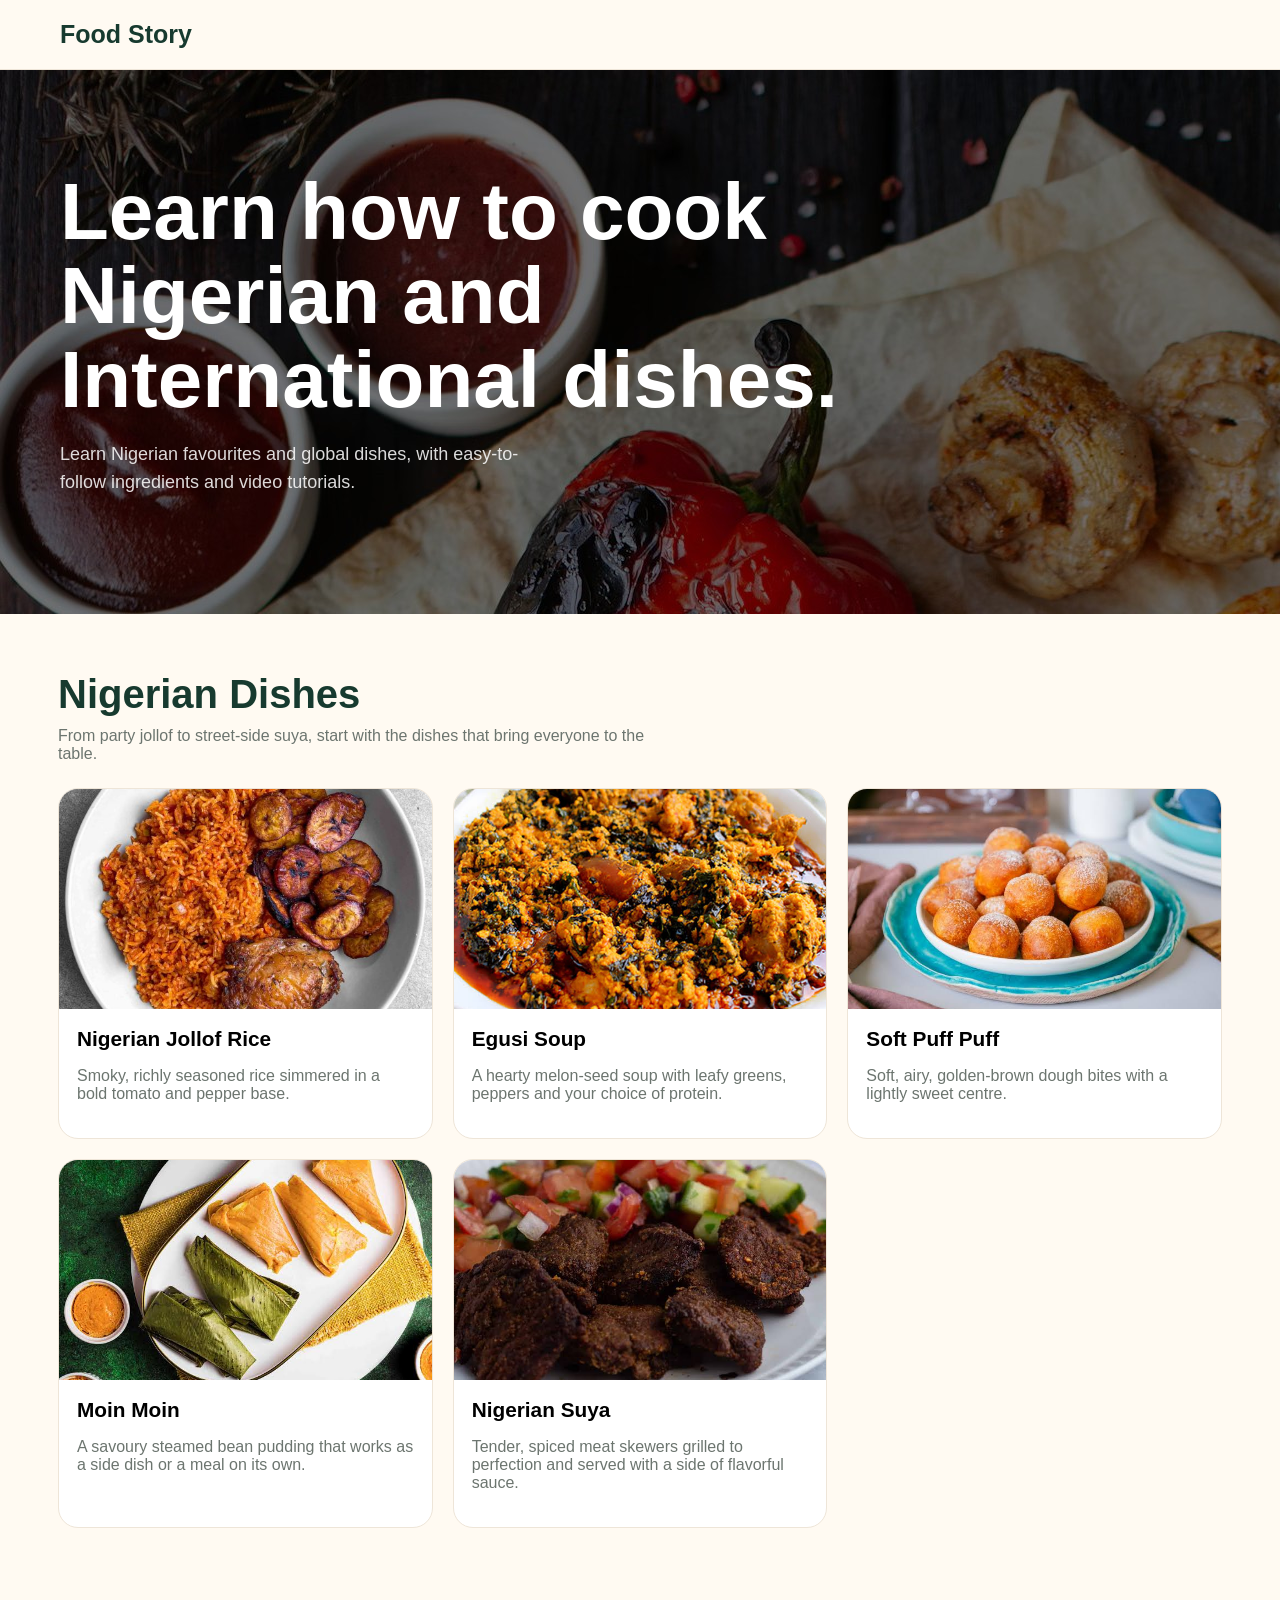
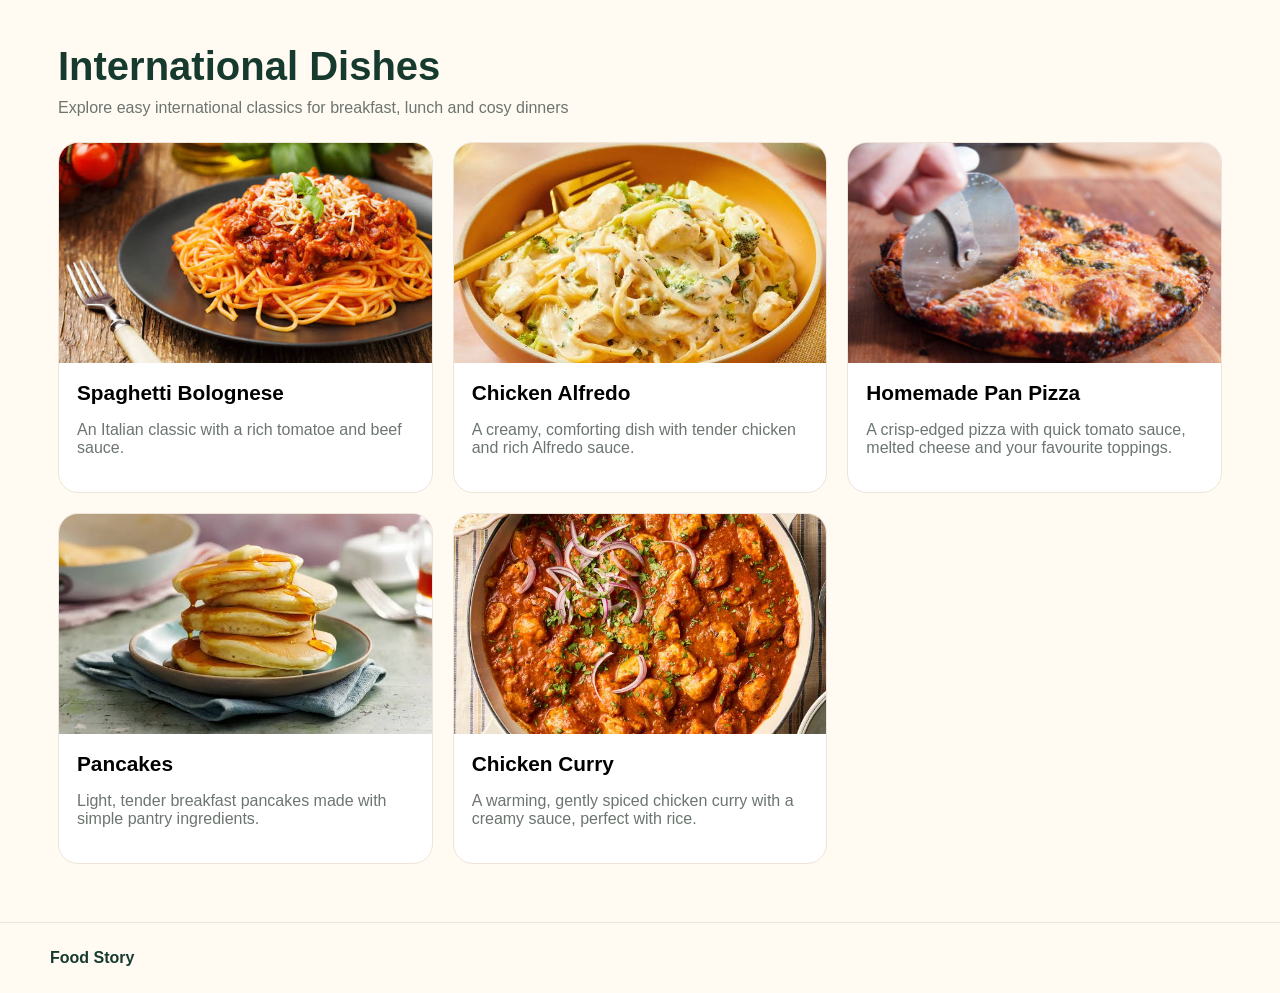
<file: index.html>
<!doctype html>
<html lang="en">
  <head>
    <meta charset="UTF-8" />
    <meta name="viewport" content="width=device-width, initial-scale=1.0" />
    <link rel="stylesheet" href="responsive.css" />
    <meta
      name="description"
      content="Discover Nigerian favourites and intercontinental classics with Spoon & Story recipes and video tutorials."
    />
    <title>Food Story</title>
  </head>
  <body
    style="
      margin: 0;
      background: #fffaf2;
      font-family: Arial, Helvetica, sans-serif;
      color: #173a2f;
    "
  >
    <header
      style="
        display: flex;
        align-items: center;
        justify-content: space-between;
        padding: 20px 60px;
        background: #fffaf2;
        border-bottom: 1px solid #eee5d8;
      "
    >
      <a
        href="index.html"
        style="
          font-size: 25px;
          font-weight: bold;
          color: #173a2f;
          text-decoration: none;
          
        "
        >Food Story</a
      >
    </header>
    <main>
      <section style="background: #fffaf2">
        <div
          style="
            min-height: 425px;
            display: flex;
            align-items: center;
            overflow: hidden;
            width: 100vw;
            background: url(./img/background-image.jpg);
          "
        >
          <div style="padding: 100px 60px; max-width: 1000px; color: white">
            <h1 style="font-size: 80px; margin: 0">
              Learn how to cook Nigerian and International dishes.
            </h1>
            <p
              style="
                font-size: 18px;
                line-height: 28px;
                max-width: 490px;
                color: rgba(255, 255, 255, 0.85);
              "
            >
              Learn Nigerian favourites and global dishes, with easy-to-follow
              ingredients and video tutorials.
            </p>
          </div>
        </div>
      </section>

      <!-- NIGERIAN FOODS -->
      <section
        id="nigerian"
        style="
          padding: 58px;
        "
      >
        <div
          style="
            display: flex;
            align-items: flex-end;
            justify-content: space-between;
            gap: 22px;
            margin-bottom: 25px;
          "
        >
          <div>
            <h2
              style="
                color: #173a2f;
                font-size: 40px;
                margin: 0;
              "
            >
              Nigerian Dishes
            </h2>
            <p
              style="
                margin: 10px 0 0;
                color: #6c756f;
                max-width: 590px;
                
              "
            >
              From party jollof to street-side suya, start with the dishes that
              bring everyone to the table.
            </p>
          </div>
        </div>
        <div
          style="
            display: grid;
            grid-template-columns: repeat(3, 1fr);
            gap: 20px;
          "
        >
          <!-- BEGINNING OF JOLLOF RICE -->
          <a
            href="jollof-rice.html"
            style="
              border: 1px solid #eee5d8;
              border-radius: 20px;
              background: white;
              color: black;
              text-decoration: none;
            "
          >
            <div style="height: 190px; position: relative; background: #f1e7d9">
              <img
                src="./img/jollof-rice.jpg"
                alt="Nigerian Jollof Rice"
                style="width: 100%; height: 100%; object-fit: cover"
              />
            </div>
            <div style="padding: 18px 18px 19px">
              <div
                style="
                  display: flex;
                  align-items: center;
                  justify-content: space-between;
                  gap: 12px;
                "
              >
                <h3
                  style="
                    font-size: 21px;
                    
                    margin: 0;
                  "
                >
                  Nigerian Jollof Rice
                </h3>
              </div>
              <p style="font-size: 16px; color: #6c756f">
                Smoky, richly seasoned rice simmered in a bold tomato and pepper
                base.
              </p>
            </div>
          </a>
          <!-- END OF JOLLOF RICE-->
          <!-- BEGINNING OF EGUSI SOUP -->
          <a
            href="egusi-soup.html"
            style="
              border: 1px solid #eee5d8;
              border-radius: 20px;
              background: white;
              color: black;
              text-decoration: none;
            "
          >
            <div style="height: 190px; position: relative; background: #f1e7d9">
              <img
                src="./img/egusi.jpg"
                alt="Nigerian Egusi Soup"
                style="width: 100%; height: 100%; object-fit: cover"
              />
            </div>
            <div style="padding: 18px 18px 19px">
              <div
                style="
                  display: flex;
                  align-items: center;
                  justify-content: space-between;
                  gap: 12px;
                "
              >
                <h3
                  style="
                    font-size: 21px;
                    margin: 0;
                  "
                >
                  Egusi Soup
                </h3>
              </div>
              <p style="font-size: 16px; color: #6c756f">
                A hearty melon-seed soup with leafy greens, peppers and your
                choice of protein.
              </p>
            </div>
          </a>
          <!-- END OF EGUSI SOUP -->
          <!-- BEGINNING OF PUFF PUFF -->
          <a
            href="puff-puff.html"
            style="
              border: 1px solid #eee5d8;
              border-radius: 20px;
              background: white;
              color: black;
              text-decoration: none;
            "
          >
            <div style="height: 190px; position: relative; background: #f1e7d9">
              <img
                src="./img/puff-puff.jpg"
                alt="Nigerian Puff Puff"
                style="width: 100%; height: 100%; object-fit: cover"
              />
            </div>
            <div style="padding: 18px 18px 19px">
              <div
                style="
                  display: flex;
                  align-items: center;
                  justify-content: space-between;
                  gap: 12px;
                "
              >
                <h3
                  style="
                    font-size: 21px;
                    margin: 0;
                  "
                >
                  Soft Puff Puff
                </h3>
              </div>
              <p style="font-size: 16px; color: #6c756f">
                Soft, airy, golden-brown dough bites with a lightly sweet
                centre.
              </p>
            </div>
          </a>
          <!-- END OF PUFF PUFF -->
          <!-- BEGINNING OF MOIN MOIN -->
          <a
            href="moi-moi.html"
            style="
              border: 1px solid #eee5d8;
              border-radius: 20px;
              background: white;
              color: black;
              text-decoration: none;
            "
          >
            <div style="height: 190px; position: relative; background: #f1e7d9">
              <img
                src="./img/moinmoin.jpg"
                alt="Nigerian Moin Moin"
                style="width: 100%; height: 100%; object-fit: cover"
              />
            </div>
            <div style="padding: 18px 18px 19px">
              <div
                style="
                  display: flex;
                  align-items: center;
                  justify-content: space-between;
                  gap: 12px;
                "
              >
                <h3
                  style="
                    font-size: 21px;
                    margin: 0;
                  "
                >
                  Moin Moin
                </h3>
              </div>
              <p style="font-size: 16px; color: #6c756f">
                A savoury steamed bean pudding that works as a side dish or a
                meal on its own.
              </p>
            </div>
          </a>
          <!-- END OF MOIN MOIN -->
          <!-- BEGINNING OF SUYA -->
          <a
            href="beef-suya.html"
            style="
              border: 1px solid #eee5d8;
              border-radius: 20px;
              background: white;
              color: black;
              text-decoration: none;
            "
          >
            <div style="height: 190px; position: relative; background: #f1e7d9">
              <img
                src="./img/suya.jpg"
                alt="Nigerian Suya"
                style="width: 100%; height: 100%; object-fit: cover"
              />
            </div>
            <div style="padding: 18px 18px 19px">
              <div
                style="
                  display: flex;
                  align-items: center;
                  justify-content: space-between;
                  gap: 12px;
                "
              >
                <h3
                  style="
                    font-size: 21px;
                    margin: 0;
                  "
                >
                  Nigerian Suya
                </h3>
              </div>
              <p style="font-size: 16px; color: #6c756f">
                Tender, spiced meat skewers grilled to perfection and served
                with a side of flavorful sauce.
              </p>
            </div>
          </a>
          <!-- END OF SUYA -->
        </div>
      </section>
      <!-- END OF NIGERIAN FOOD -->

      <!-- BEGINNING OF INTERNATIONAL FOOD -->
      <section
        id="international"
        style="
          padding: 58px;
        "
      >
        <div
          style="
            display: flex;
            align-items: flex-end;
            justify-content: space-between;
            gap: 22px;
            margin-bottom: 25px;
          "
        >
          <div>
            <h2
              style="
                color: #173a2f;
                font-size: 40px;
                margin: 0;
              "
            >
              International Dishes
            </h2>
            <p
              style="
                margin: 10px 0 0;
                color: #6c756f;
                max-width: 590px;
              "
            >
              Explore easy international classics for breakfast, lunch and cosy dinners
            </p>
          </div>
        </div>
        <div
          style="
            display: grid;
            grid-template-columns: repeat(3, 1fr);
            gap: 20px;
          "
        >
          <!-- BEGINNING OF SPAGHETTI -->
          <a
            href="spaghetti.html"
            style="
              border: 1px solid #eee5d8;
              border-radius: 20px;
              background: white;
              color: black;
              text-decoration: none;
            "
          >
            <div style="height: 190px; position: relative; background: #f1e7d9">
              <img
                src="./img/spaghetti.jpg"
                alt="Spaghetti Bolognese"
                style="width: 100%; height: 100%; object-fit: cover"
              />
            </div>
            <div style="padding: 18px 18px 19px">
              <div
                style="
                  display: flex;
                  align-items: center;
                  justify-content: space-between;
                  gap: 12px;
                "
              >
                <h3
                  style="
                    font-size: 21px;
                    margin: 0;
                  "
                >
                  Spaghetti Bolognese
                </h3>
              </div>
              <p style="font-size: 16px; color: #6c756f">
                An Italian classic with a rich tomatoe and beef sauce.
              </p>
            </div>
          </a>
          <!-- END OF SPAGHETTI-->
          <!-- BEGINNING OF CHICKEN ALFREDO -->
          <a
            href="chicken-alfredo.html"
            style="
              border: 1px solid #eee5d8;
              border-radius: 20px;
              background: white;
              color: black;
              text-decoration: none;
            "
          >
            <div style="height: 190px; position: relative; background: #f1e7d9">
              <img
                src="./img/alfredo.jpg"
                alt="Chicken Alfredo"
                style="width: 100%; height: 100%; object-fit: cover"
              />
            </div>
            <div style="padding: 18px 18px 19px">
              <div
                style="
                  display: flex;
                  align-items: center;
                  justify-content: space-between;
                  gap: 12px;
                "
              >
                <h3
                  style="
                    font-size: 21px;
                    margin: 0;
                  "
                >
                  Chicken Alfredo
                </h3>
              </div>
              <p style="font-size: 16px; color: #6c756f">
                A creamy, comforting dish with tender chicken and rich Alfredo sauce.
              </p>
            </div>
          </a>
          <!-- END OF CHICKEN ALFREDO -->
          <!-- BEGINNING OF HOME MADE PIZZA -->
          <a
            href="homemade-pizza.html"
            style="
              border: 1px solid #eee5d8;
              border-radius: 20px;
              background: white;
              color: black;
              text-decoration: none;
            "
          >
            <div style="height: 190px; position: relative; background: #f1e7d9">
              <img
                src="./img/pizza.jpg"
                alt="Homemade Pizza"
                style="width: 100%; height: 100%; object-fit: cover"
              />
            </div>
            <div style="padding: 18px 18px 19px">
              <div
                style="
                  display: flex;
                  align-items: center;
                  justify-content: space-between;
                  gap: 12px;
                "
              >
                <h3
                  style="
                    font-size: 21px;
                    margin: 0;
                  "
                >
                  Homemade Pan Pizza
                </h3>
              </div>
              <p style="font-size: 16px; color: #6c756f">
                A crisp-edged pizza with quick tomato sauce, melted cheese and
                your favourite toppings.
              </p>
            </div>
          </a>
          <!-- END OF PIZZA -->
          <!-- BEGINNING OF PANCAKE -->
          <a
            href="pancakes.html"
            style="
              border: 1px solid #eee5d8;
              border-radius: 20px;
              background: white;
              color: black;
              text-decoration: none;
            "
          >
            <div style="height: 190px; position: relative; background: #f1e7d9">
              <img
                src="./img/pancake.jpg"
                alt="Pancakes"
                style="width: 100%; height: 100%; object-fit: cover"
              />
            </div>
            <div style="padding: 18px 18px 19px">
              <div
                style="
                  display: flex;
                  align-items: center;
                  justify-content: space-between;
                  gap: 12px;
                "
              >
                <h3
                  style="
                    font-size: 21px;
                    margin: 0;
                  "
                >
                  Pancakes
                </h3>
              </div>
              <p style="font-size: 16px; color: #6c756f">
                Light, tender breakfast pancakes made with simple pantry ingredients.
              </p>
            </div>
          </a>
          <!-- END OF PANCAKE -->
          <!-- BEGINNING OF CHICKEN CURRY -->
          <a
            href="chicken-curry.html"
            style="
              border: 1px solid #eee5d8;
              border-radius: 20px;
              background: white;
              color: black;
              text-decoration: none;
            "
          >
            <div style="height: 190px; position: relative; background: #f1e7d9">
              <img
                src="./img/curry.jpg"
                alt="Chicken Curry"
                style="width: 100%; height: 100%; object-fit: cover"
              />
            </div>
            <div style="padding: 18px 18px 19px">
              <div
                style="
                  display: flex;
                  align-items: center;
                  justify-content: space-between;
                  gap: 12px;
                "
              >
                <h3
                  style="
                    font-size: 21px;
                    margin: 0;
                  "
                >
                  Chicken Curry
                </h3>
              </div>
              <p style="font-size: 16px; color: #6c756f">
                A warming, gently spiced chicken curry with a creamy sauce, perfect with rice.
              </p>
            </div>
          </a>
          <!-- END OF CHIKEN CURRY -->
        </div>
      </section>
      <!-- END OF INTERNATIONAL FOOD -->

    <footer
      style="
        padding: 26px;
        border-top: 1px solid #eee5d8;
        display: flex;
        justify-content: space-between;
        font-weight: bold;
        font-size: 16px;
      "
    >Food Story</footer>
  </body>
</html>
</file>
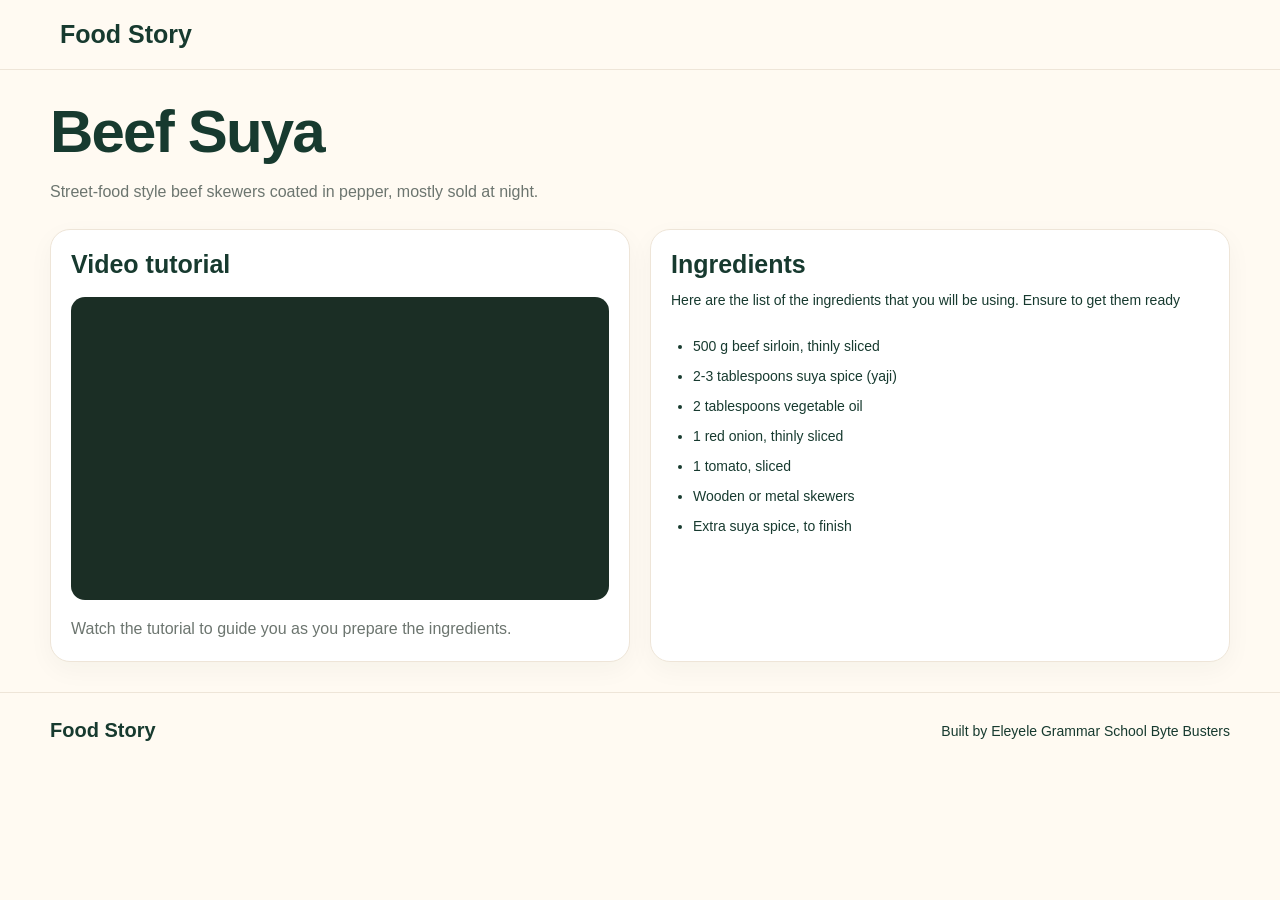
<file: beef-suya.html>
<!doctype html>
<html lang="en">
  <head>
    <meta charset="UTF-8" />
    <meta name="viewport" content="width=device-width, initial-scale=1.0" />
    <link rel="stylesheet" href="responsive.css" />
    <meta name="description" />
    <title>Beef Suya</title>
  </head>
  <body
    style="
      margin: 0;
      background: #fffaf2;
      font-family: Arial, Helvetica, sans-serif;
      color: #173a2f;
    "
  >
    <header
      style="
        display: flex;
        align-items: center;
        justify-content: space-between;
        gap: 18px;
        padding: 20px 50px;
        background: #fffaf2;
        border-bottom: 1px solid #eee5d8;
      "
    >
      <a
        href="index.html"
        style="
          font-size: 25px;
          font-weight: bold;
          color: #173a2f;
          text-decoration: none;
          white-space: nowrap;
        "
      >
        Food Story</a
      >
    </header>
    <main style="margin: 0 auto; padding: 30px 50px">
      <div
        style="
          display: flex;
          align-items: flex-start;
          justify-content: space-between;
          gap: 20px;
          flex-wrap: wrap;
          margin-bottom: 24px;
        "
      >
        <div style="max-width: 740px">
          <h1
            style="
              line-height: 1.05;
              letter-spacing: -1.8px;
              margin: 0;
              color: #173a2f;
            "
          >
            Beef Suya
          </h1>
          <p
            style="
              font-size: 16px;
              line-height: 1.7;
              color: #6c756f;
              max-width: 680px;
              margin: 15px 0 0;
            "
          >
            Street-food style beef skewers coated in pepper, mostly sold at
            night.
          </p>
        </div>
      </div>
      <div
        style="display: grid; grid-template-columns: repeat(2, 1fr); gap: 20px"
      >
        <section
          style="
            padding: 20px;
            background: white;
            border: 1px solid #eee5d8;
            box-shadow: 0 8px 26px rgba(29, 48, 36, 0.04);
            min-width: 0;
          "
        >
          <div
            style="
              display: flex;
              align-items: center;
              justify-content: space-between;
              gap: 10px;
              margin-bottom: 18px;
            "
          >
            <div>
              <h2 style="font-size: 25px; margin: 0">Video tutorial</h2>
            </div>
          </div>
          <div
            style="
              aspect-ratio: 16/9;
              width: 100%;
              overflow: hidden;
              border-radius: 14px;
              background: #1b2e25;
            "
          >
            <iframe
              src="https://www.youtube.com/embed/wAyevgTtRlM?rel=0"
              title="YouTube tutorial for Beef Suya"
              loading="lazy"
              allow="
                accelerometer;
                autoplay;
                clipboard-write;
                encrypted-media;
                gyroscope;
                picture-in-picture;
                web-share;
              "
              referrerpolicy="strict-origin-when-cross-origin"
              allowfullscreen
              style="width: 100%; height: 100%; border: 0; display: block"
            ></iframe>
          </div>
          <p
            style="
              font-size: 16px;
              color: #6c756f;
              line-height: 1.6;
              margin: 16px 0 0;
            "
          >
            Watch the tutorial to guide you as you prepare the ingredients.
          </p>
        </section>
        <section
          style="
            padding: 20px;
            background: white;
            border: 1px solid #eee5d8;
            box-shadow: 0 8px 26px rgba(29, 48, 36, 0.04);
          "
        >
          <div
            style="
              display: flex;
              align-items: center;
              justify-content: space-between;
              gap: 12px;
              margin-bottom: 8px;
            "
          >
            <div>
              <h2 style="font-size: 25px; margin: 0">Ingredients</h2>
            </div>
          </div>
          <p style="font-size: 14px; line-height: 1.6; margin: 10px 0 19px">
            Here are the list of the ingredients that you will be using. Ensure
            to get them ready
          </p>
          <ul style="font-size: 14px; line-height: 30px">
            <li>500 g beef sirloin, thinly sliced</li>
            <li>2-3 tablespoons suya spice (yaji)</li>
            <li>2 tablespoons vegetable oil</li>
            <li>1 red onion, thinly sliced</li>
            <li>1 tomato, sliced</li>
            <li>Wooden or metal skewers</li>
            <li>Extra suya spice, to finish</li>
          </ul>
        </section>
      </div>
    </main>
    <footer
      style="
        padding: 50px;
        border-top: 1px solid #eee5d8;
        display: flex;
        justify-content: space-between;
        font-size: 14px;
      "
    >
      <a
        href="index.html"
        style="
          color: #173a2f;
          font-weight: bold;
          font-size: 20px;
          text-decoration: none;
        "
      >
        Food Story</a
      ><span>Built by Eleyele Grammar School Byte Busters</span>
    </footer>
  </body>
</html>
</file>
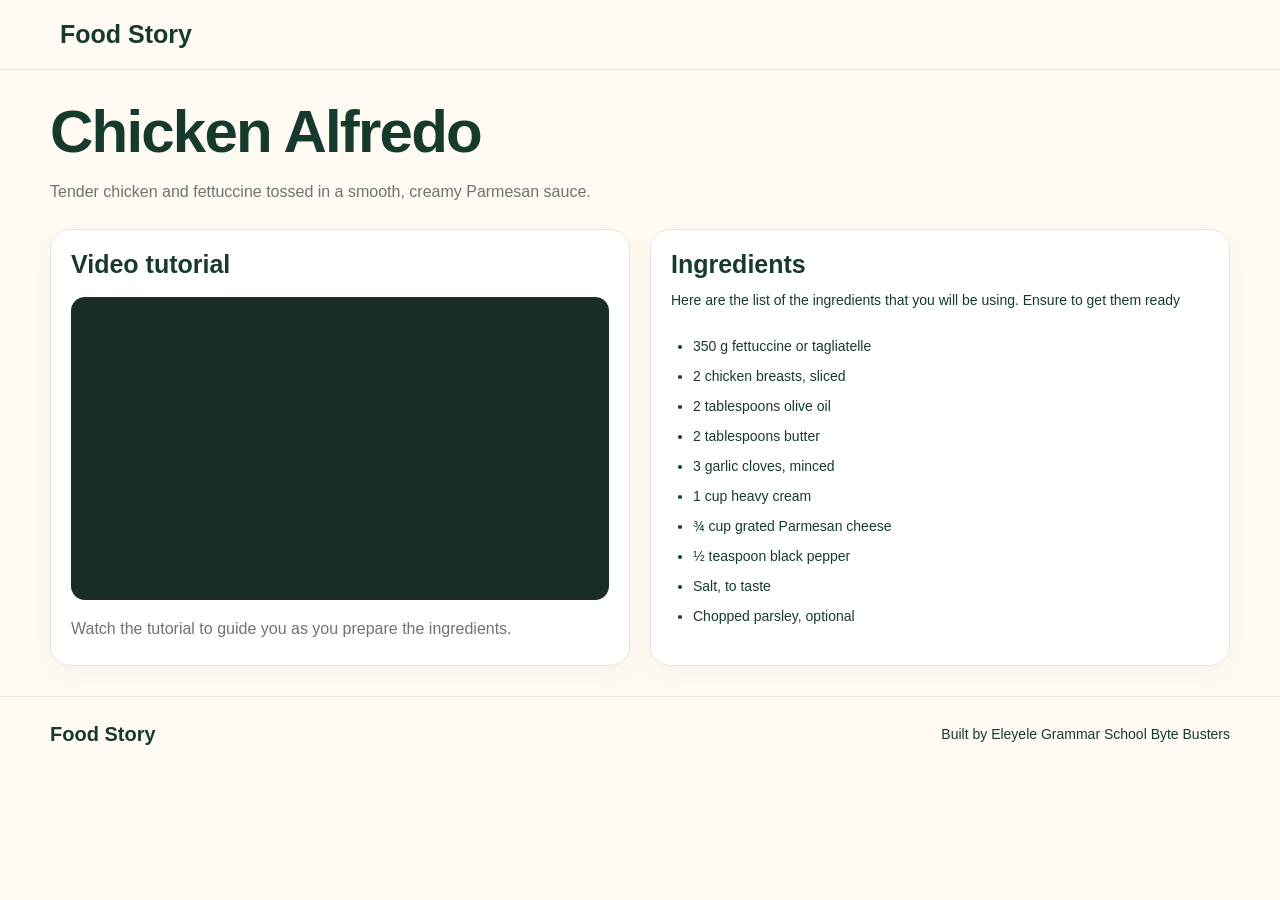
<file: chicken-alfredo.html>
<!doctype html>
<html lang="en">
  <head>
    <meta charset="UTF-8" />
    <meta name="viewport" content="width=device-width, initial-scale=1.0" />
    <link rel="stylesheet" href="responsive.css" />
    <meta name="description" />
    <title>Chicken Alfredo</title>
  </head>
  <body
    style="
      margin: 0;
      background: #fffaf2;
      font-family: Arial, Helvetica, sans-serif;
      color: #173a2f;
    "
  >
    <header
      style="
        display: flex;
        align-items: center;
        justify-content: space-between;
        gap: 18px;
        padding: 20px 50px;
        background: #fffaf2;
        border-bottom: 1px solid #eee5d8;
      "
    >
      <a
        href="index.html"
        style="
          font-size: 25px;
          font-weight: bold;
          color: #173a2f;
          text-decoration: none;
          white-space: nowrap;
        "
      >
        Food Story</a
      >
    </header>
    <main style="margin: 0 auto; padding: 30px 50px">
      <div
        style="
          display: flex;
          align-items: flex-start;
          justify-content: space-between;
          gap: 20px;
          flex-wrap: wrap;
          margin-bottom: 24px;
        "
      >
        <div style="max-width: 740px">
          <h1
            style="
              line-height: 1.05;
              letter-spacing: -1.8px;
              margin: 0;
              color: #173a2f;
            "
          >
            Chicken Alfredo
          </h1>
          <p
            style="
              font-size: 16px;
              line-height: 1.7;
              color: #6c756f;
              max-width: 680px;
              margin: 15px 0 0;
            "
          >
            Tender chicken and fettuccine tossed in a smooth, creamy Parmesan
            sauce.
          </p>
        </div>
      </div>
      <div
        style="display: grid; grid-template-columns: repeat(2, 1fr); gap: 20px"
      >
        <section
          style="
            padding: 20px;
            background: white;
            border: 1px solid #eee5d8;
            box-shadow: 0 8px 26px rgba(29, 48, 36, 0.04);
            min-width: 0;
          "
        >
          <div
            style="
              display: flex;
              align-items: center;
              justify-content: space-between;
              gap: 10px;
              margin-bottom: 18px;
            "
          >
            <div>
              <h2 style="font-size: 25px; margin: 0">Video tutorial</h2>
            </div>
          </div>
          <div
            style="
              aspect-ratio: 16/9;
              width: 100%;
              overflow: hidden;
              border-radius: 14px;
              background: #1b2e25;
            "
          >
            <iframe
              src="https://www.youtube.com/embed/F7CU0qBdj04?rel=0"
              title="YouTube tutorial for Chicken Alfredo"
              loading="lazy"
              allow="
                accelerometer;
                autoplay;
                clipboard-write;
                encrypted-media;
                gyroscope;
                picture-in-picture;
                web-share;
              "
              referrerpolicy="strict-origin-when-cross-origin"
              allowfullscreen
              style="width: 100%; height: 100%; border: 0; display: block"
            ></iframe>
          </div>
          <p
            style="
              font-size: 16px;
              color: #6c756f;
              line-height: 1.6;
              margin: 16px 0 0;
            "
          >
            Watch the tutorial to guide you as you prepare the ingredients.
          </p>
        </section>
        <section
          style="
            padding: 20px;
            background: white;
            border: 1px solid #eee5d8;
            box-shadow: 0 8px 26px rgba(29, 48, 36, 0.04);
          "
        >
          <div
            style="
              display: flex;
              align-items: center;
              justify-content: space-between;
              gap: 12px;
              margin-bottom: 8px;
            "
          >
            <div>
              <h2 style="font-size: 25px; margin: 0">Ingredients</h2>
            </div>
          </div>
          <p style="font-size: 14px; line-height: 1.6; margin: 10px 0 19px">
            Here are the list of the ingredients that you will be using. Ensure
            to get them ready
          </p>
          <ul style="font-size: 14px; line-height: 30px">
            <li>350 g fettuccine or tagliatelle</li>
            <li>2 chicken breasts, sliced</li>
            <li>2 tablespoons olive oil</li>
            <li>2 tablespoons butter</li>
            <li>3 garlic cloves, minced</li>
            <li>1 cup heavy cream</li>
            <li>¾ cup grated Parmesan cheese</li>
            <li>½ teaspoon black pepper</li>
            <li>Salt, to taste</li>
            <li>Chopped parsley, optional</li>
          </ul>
        </section>
      </div>
    </main>
    <footer
      style="
        padding: 50px;
        border-top: 1px solid #eee5d8;
        display: flex;
        justify-content: space-between;
        font-size: 14px;
      "
    >
      <a
        href="index.html"
        style="
          color: #173a2f;
          font-weight: bold;
          font-size: 20px;
          text-decoration: none;
        "
      >
        Food Story</a
      ><span>Built by Eleyele Grammar School Byte Busters</span>
    </footer>
  </body>
</html>
</file>
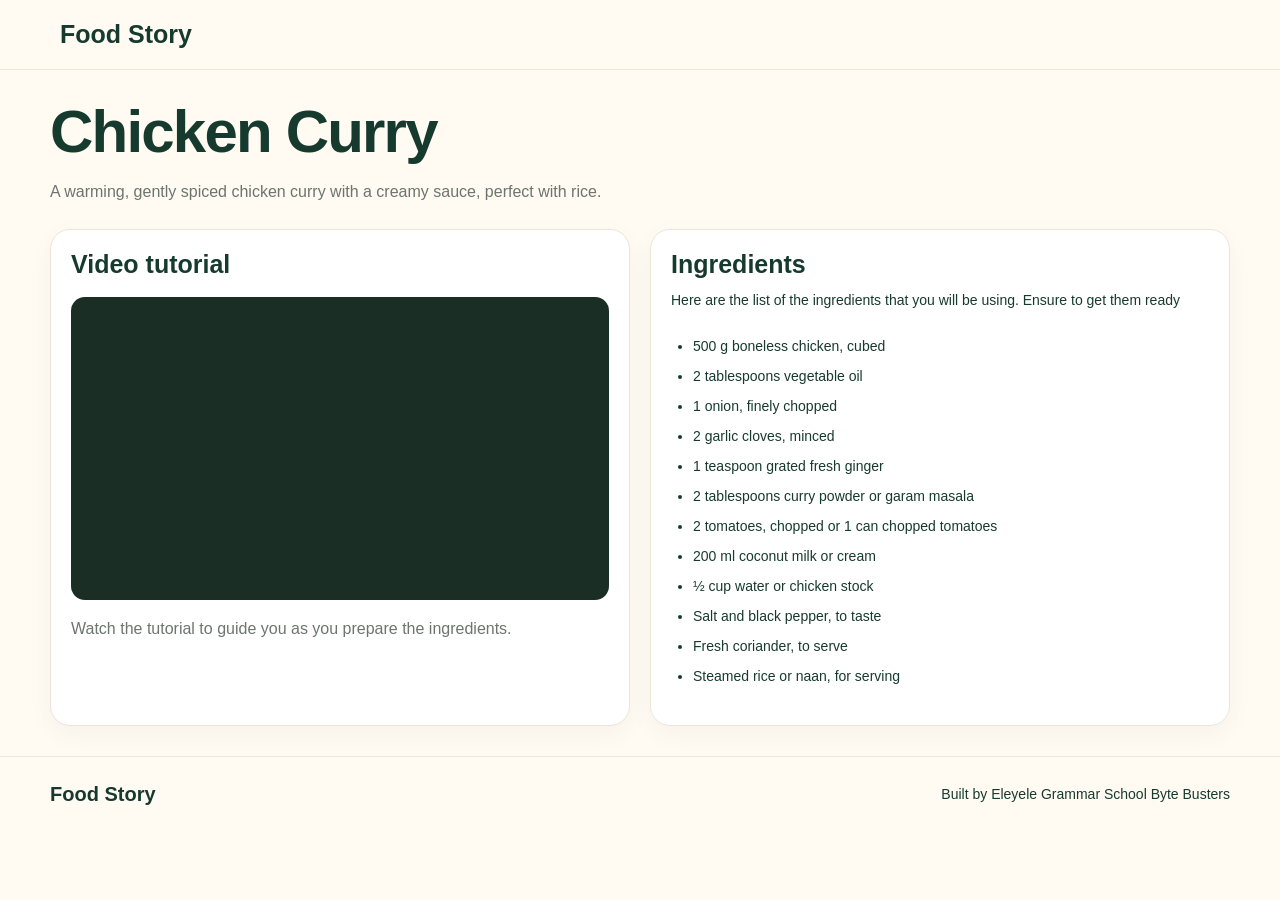
<file: chicken-curry.html>
<!doctype html>
<html lang="en">
  <head>
    <meta charset="UTF-8" />
    <meta name="viewport" content="width=device-width, initial-scale=1.0" />
    <link rel="stylesheet" href="responsive.css" />
    <meta name="description" />
    <title>Chicken Curry</title>
  </head>
  <body
    style="
      margin: 0;
      background: #fffaf2;
      font-family: Arial, Helvetica, sans-serif;
      color: #173a2f;
    "
  >
    <header
      style="
        display: flex;
        align-items: center;
        justify-content: space-between;
        gap: 18px;
        padding: 20px 50px;
        background: #fffaf2;
        border-bottom: 1px solid #eee5d8;
      "
    >
      <a
        href="index.html"
        style="
          font-size: 25px;
          font-weight: bold;
          color: #173a2f;
          text-decoration: none;
          white-space: nowrap;
        "
      >
        Food Story</a
      >
    </header>
    <main style="margin: 0 auto; padding: 30px 50px">
      <div
        style="
          display: flex;
          align-items: flex-start;
          justify-content: space-between;
          gap: 20px;
          flex-wrap: wrap;
          margin-bottom: 24px;
        "
      >
        <div style="max-width: 740px">
          <h1
            style="
              line-height: 1.05;
              letter-spacing: -1.8px;
              margin: 0;
              color: #173a2f;
            "
          >
            Chicken Curry
          </h1>
          <p
            style="
              font-size: 16px;
              line-height: 1.7;
              color: #6c756f;
              max-width: 680px;
              margin: 15px 0 0;
            "
          >
            A warming, gently spiced chicken curry with a creamy sauce, perfect
            with rice.
          </p>
        </div>
      </div>
      <div
        style="display: grid; grid-template-columns: repeat(2, 1fr); gap: 20px"
      >
        <section
          style="
            padding: 20px;
            background: white;
            border: 1px solid #eee5d8;
            box-shadow: 0 8px 26px rgba(29, 48, 36, 0.04);
            min-width: 0;
          "
        >
          <div
            style="
              display: flex;
              align-items: center;
              justify-content: space-between;
              gap: 10px;
              margin-bottom: 18px;
            "
          >
            <div>
              <h2 style="font-size: 25px; margin: 0">Video tutorial</h2>
            </div>
          </div>
          <div
            style="
              aspect-ratio: 16/9;
              width: 100%;
              overflow: hidden;
              border-radius: 14px;
              background: #1b2e25;
            "
          >
            <iframe
              src="https://www.youtube.com/embed/WRYOVVexMhU?rel=0"
              title="YouTube tutorial for Chicken Curry"
              loading="lazy"
              allow="
                accelerometer;
                autoplay;
                clipboard-write;
                encrypted-media;
                gyroscope;
                picture-in-picture;
                web-share;
              "
              referrerpolicy="strict-origin-when-cross-origin"
              allowfullscreen
              style="width: 100%; height: 100%; border: 0; display: block"
            ></iframe>
          </div>
          <p
            style="
              font-size: 16px;
              color: #6c756f;
              line-height: 1.6;
              margin: 16px 0 0;
            "
          >
            Watch the tutorial to guide you as you prepare the ingredients.
          </p>
        </section>
        <section
          style="
            padding: 20px;
            background: white;
            border: 1px solid #eee5d8;
            box-shadow: 0 8px 26px rgba(29, 48, 36, 0.04);
          "
        >
          <div
            style="
              display: flex;
              align-items: center;
              justify-content: space-between;
              gap: 12px;
              margin-bottom: 8px;
            "
          >
            <div>
              <h2 style="font-size: 25px; margin: 0">Ingredients</h2>
            </div>
          </div>
          <p style="font-size: 14px; line-height: 1.6; margin: 10px 0 19px">
            Here are the list of the ingredients that you will be using. Ensure
            to get them ready
          </p>
          <ul style="font-size: 14px; line-height: 30px">
            <li>500 g boneless chicken, cubed</li>
            <li>2 tablespoons vegetable oil</li>
            <li>1 onion, finely chopped</li>
            <li>2 garlic cloves, minced</li>
            <li>1 teaspoon grated fresh ginger</li>
            <li>2 tablespoons curry powder or garam masala</li>
            <li>2 tomatoes, chopped or 1 can chopped tomatoes</li>
            <li>200 ml coconut milk or cream</li>
            <li>½ cup water or chicken stock</li>
            <li>Salt and black pepper, to taste</li>
            <li>Fresh coriander, to serve</li>
            <li>Steamed rice or naan, for serving</li>
          </ul>
        </section>
      </div>
    </main>
    <footer
      style="
        padding: 50px;
        border-top: 1px solid #eee5d8;
        display: flex;
        justify-content: space-between;
        font-size: 14px;
      "
    >
      <a
        href="index.html"
        style="
          color: #173a2f;
          font-weight: bold;
          font-size: 20px;
          text-decoration: none;
        "
      >
        Food Story</a
      ><span>Built by Eleyele Grammar School Byte Busters</span>
    </footer>
  </body>
</html>
</file>
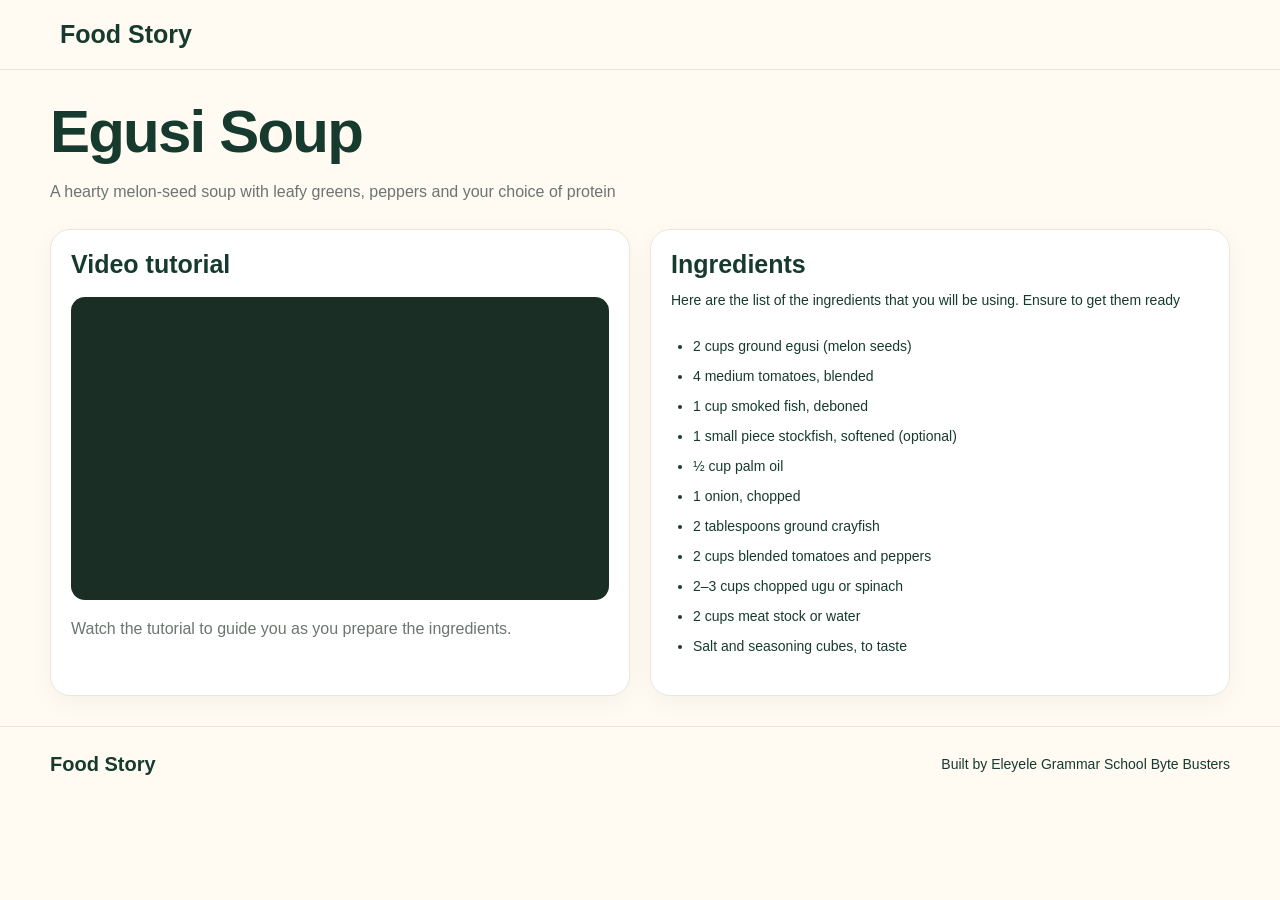
<file: egusi-soup.html>
<!doctype html>
<html lang="en">
  <head>
    <meta charset="UTF-8" />
    <meta name="viewport" content="width=device-width, initial-scale=1.0" />
    <link rel="stylesheet" href="responsive.css" />
    <meta name="description" />
    <title>Egusi Soup</title>
  </head>
  <body
    style="
      margin: 0;
      background: #fffaf2;
      font-family: Arial, Helvetica, sans-serif;
      color: #173a2f;
    "
  >
    <header
      style="
        display: flex;
        align-items: center;
        justify-content: space-between;
        gap: 18px;
        padding: 20px 50px;
        background: #fffaf2;
        border-bottom: 1px solid #eee5d8;
      "
    >
      <a
        href="index.html"
        style="
          font-size: 25px;
          font-weight: bold;
          color: #173a2f;
          text-decoration: none;
          white-space: nowrap;
        "
      >
        Food Story</a
      >
    </header>
    <main style="margin: 0 auto; padding: 30px 50px">
      <div
        style="
          display: flex;
          align-items: flex-start;
          justify-content: space-between;
          gap: 20px;
          flex-wrap: wrap;
          margin-bottom: 24px;
        "
      >
        <div style="max-width: 740px">
          <h1
            style="
              line-height: 1.05;
              letter-spacing: -1.8px;
              margin: 0;
              color: #173a2f;
            "
          >
            Egusi Soup
          </h1>
          <p
            style="
              font-size: 16px;
              line-height: 1.7;
              color: #6c756f;
              max-width: 680px;
              margin: 15px 0 0;
            "
          >
            A hearty melon-seed soup with leafy greens, peppers and your choice
            of protein
          </p>
        </div>
      </div>
      <div
        style="display: grid; grid-template-columns: repeat(2, 1fr); gap: 20px"
      >
        <section
          style="
            padding: 20px;
            background: white;
            border: 1px solid #eee5d8;
            box-shadow: 0 8px 26px rgba(29, 48, 36, 0.04);
            min-width: 0;
          "
        >
          <div
            style="
              display: flex;
              align-items: center;
              justify-content: space-between;
              gap: 10px;
              margin-bottom: 18px;
            "
          >
            <div>
              <h2 style="font-size: 25px; margin: 0">Video tutorial</h2>
            </div>
          </div>
          <div
            style="
              aspect-ratio: 16/9;
              width: 100%;
              overflow: hidden;
              border-radius: 14px;
              background: #1b2e25;
            "
          >
            <iframe
              src="https://www.youtube.com/embed/nZJm84Iemeo?rel=0"
              title="YouTube tutorial for Nigerian Jollof Rice"
              loading="lazy"
              allow="
                accelerometer;
                autoplay;
                clipboard-write;
                encrypted-media;
                gyroscope;
                picture-in-picture;
                web-share;
              "
              referrerpolicy="strict-origin-when-cross-origin"
              allowfullscreen
              style="width: 100%; height: 100%; border: 0; display: block"
            ></iframe>
          </div>
          <p
            style="
              font-size: 16px;
              color: #6c756f;
              line-height: 1.6;
              margin: 16px 0 0;
            "
          >
            Watch the tutorial to guide you as you prepare the ingredients.
          </p>
        </section>
        <section
          style="
            padding: 20px;
            background: white;
            border: 1px solid #eee5d8;
            box-shadow: 0 8px 26px rgba(29, 48, 36, 0.04);
          "
        >
          <div
            style="
              display: flex;
              align-items: center;
              justify-content: space-between;
              gap: 12px;
              margin-bottom: 8px;
            "
          >
            <div>
              <h2 style="font-size: 25px; margin: 0">Ingredients</h2>
            </div>
          </div>
          <p style="font-size: 14px; line-height: 1.6; margin: 10px 0 19px">
            Here are the list of the ingredients that you will be using. Ensure
            to get them ready
          </p>
          <ul style="font-size: 14px; line-height: 30px">
            <li>2 cups ground egusi (melon seeds)</li>
            <li>4 medium tomatoes, blended</li>
            <li>1 cup smoked fish, deboned</li>
            <li>1 small piece stockfish, softened (optional)</li>
            <li>½ cup palm oil</li>
            <li>1 onion, chopped</li>
            <li>2 tablespoons ground crayfish</li>
            <li>2 cups blended tomatoes and peppers</li>
            <li>2–3 cups chopped ugu or spinach</li>
            <li>2 cups meat stock or water</li>
            <li>Salt and seasoning cubes, to taste</li>
          </ul>
        </section>
      </div>
    </main>
    <footer
      style="
        padding: 50px;
        border-top: 1px solid #eee5d8;
        display: flex;
        justify-content: space-between;
        font-size: 14px;
      "
    >
      <a
        href="index.html"
        style="
          color: #173a2f;
          font-weight: bold;
          font-size: 20px;
          text-decoration: none;
        "
      >
        Food Story</a
      ><span>Built by Eleyele Grammar School Byte Busters</span>
    </footer>
  </body>
</html>
</file>
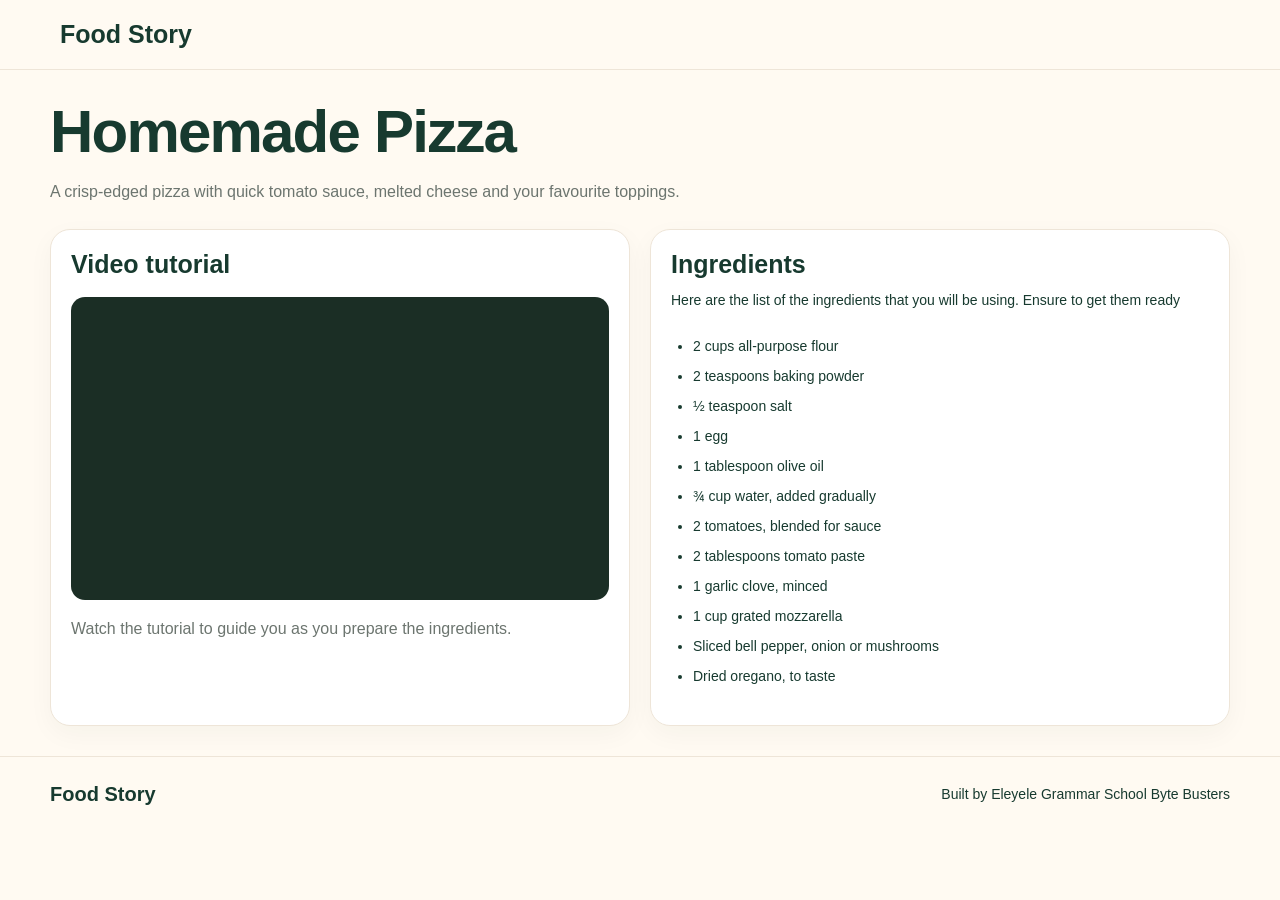
<file: homemade-pizza.html>
<!doctype html>
<html lang="en">
  <head>
    <meta charset="UTF-8" />
    <meta name="viewport" content="width=device-width, initial-scale=1.0" />
    <link rel="stylesheet" href="responsive.css" />
    <meta name="description" />
    <title>Homemade Pizza</title>
  </head>
  <body
    style="
      margin: 0;
      background: #fffaf2;
      font-family: Arial, Helvetica, sans-serif;
      color: #173a2f;
    "
  >
    <header
      style="
        display: flex;
        align-items: center;
        justify-content: space-between;
        gap: 18px;
        padding: 20px 50px;
        background: #fffaf2;
        border-bottom: 1px solid #eee5d8;
      "
    >
      <a
        href="index.html"
        style="
          font-size: 25px;
          font-weight: bold;
          color: #173a2f;
          text-decoration: none;
          white-space: nowrap;
        "
      >
        Food Story</a
      >
    </header>
    <main style="margin: 0 auto; padding: 30px 50px">
      <div
        style="
          display: flex;
          align-items: flex-start;
          justify-content: space-between;
          gap: 20px;
          flex-wrap: wrap;
          margin-bottom: 24px;
        "
      >
        <div style="max-width: 740px">
          <h1
            style="
              line-height: 1.05;
              letter-spacing: -1.8px;
              margin: 0;
              color: #173a2f;
            "
          >
            Homemade Pizza
          </h1>
          <p
            style="
              font-size: 16px;
              line-height: 1.7;
              color: #6c756f;
              max-width: 680px;
              margin: 15px 0 0;
            "
          >
            A crisp-edged pizza with quick tomato sauce, melted cheese and your
            favourite toppings.
          </p>
        </div>
      </div>
      <div
        style="display: grid; grid-template-columns: repeat(2, 1fr); gap: 20px"
      >
        <section
          style="
            padding: 20px;
            background: white;
            border: 1px solid #eee5d8;
            box-shadow: 0 8px 26px rgba(29, 48, 36, 0.04);
            min-width: 0;
          "
        >
          <div
            style="
              display: flex;
              align-items: center;
              justify-content: space-between;
              gap: 10px;
              margin-bottom: 18px;
            "
          >
            <div>
              <h2 style="font-size: 25px; margin: 0">Video tutorial</h2>
            </div>
          </div>
          <div
            style="
              aspect-ratio: 16/9;
              width: 100%;
              overflow: hidden;
              border-radius: 14px;
              background: #1b2e25;
            "
          >
            <iframe
              src="https://www.youtube.com/embed/Cg0TPWKQf4o?rel=0"
              title="YouTube tutorial for Homemade Pan Pizza"
              loading="lazy"
              allow="
                accelerometer;
                autoplay;
                clipboard-write;
                encrypted-media;
                gyroscope;
                picture-in-picture;
                web-share;
              "
              referrerpolicy="strict-origin-when-cross-origin"
              allowfullscreen
              style="width: 100%; height: 100%; border: 0; display: block"
            ></iframe>
          </div>
          <p
            style="
              font-size: 16px;
              color: #6c756f;
              line-height: 1.6;
              margin: 16px 0 0;
            "
          >
            Watch the tutorial to guide you as you prepare the ingredients.
          </p>
        </section>
        <section
          style="
            padding: 20px;
            background: white;
            border: 1px solid #eee5d8;
            box-shadow: 0 8px 26px rgba(29, 48, 36, 0.04);
          "
        >
          <div
            style="
              display: flex;
              align-items: center;
              justify-content: space-between;
              gap: 12px;
              margin-bottom: 8px;
            "
          >
            <div>
              <h2 style="font-size: 25px; margin: 0">Ingredients</h2>
            </div>
          </div>
          <p style="font-size: 14px; line-height: 1.6; margin: 10px 0 19px">
            Here are the list of the ingredients that you will be using. Ensure
            to get them ready
          </p>
          <ul style="font-size: 14px; line-height: 30px">
            <li>2 cups all-purpose flour</li>
            <li>2 teaspoons baking powder</li>
            <li>½ teaspoon salt</li>
            <li>1 egg</li>
            <li>1 tablespoon olive oil</li>
            <li>¾ cup water, added gradually</li>
            <li>2 tomatoes, blended for sauce</li>
            <li>2 tablespoons tomato paste</li>
            <li>1 garlic clove, minced</li>
            <li>1 cup grated mozzarella</li>
            <li>Sliced bell pepper, onion or mushrooms</li>
            <li>Dried oregano, to taste</li>
          </ul>
        </section>
      </div>
    </main>
    <footer
      style="
        padding: 50px;
        border-top: 1px solid #eee5d8;
        display: flex;
        justify-content: space-between;
        font-size: 14px;
      "
    >
      <a
        href="index.html"
        style="
          color: #173a2f;
          font-weight: bold;
          font-size: 20px;
          text-decoration: none;
        "
      >
        Food Story</a
      ><span>Built by Eleyele Grammar School Byte Busters</span>
    </footer>
  </body>
</html>
</file>
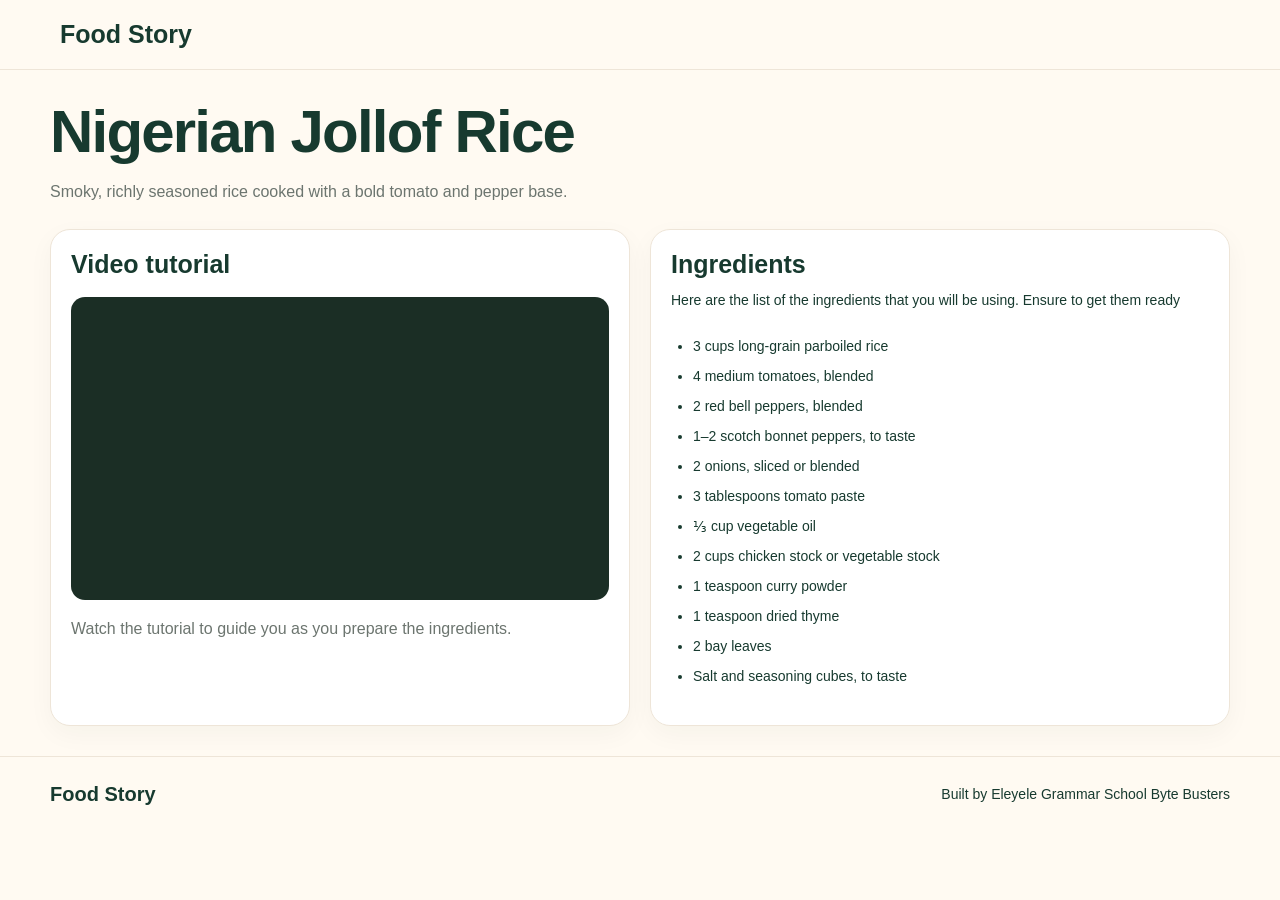
<file: jollof-rice.html>
<!doctype html>
<html lang="en">
  <head>
    <meta charset="UTF-8" />
    <meta name="viewport" content="width=device-width, initial-scale=1.0" />
    <link rel="stylesheet" href="responsive.css" />
    <meta
      name="description"
      content="Cook Nigerian Jollof Rice with a video tutorial and easy ingredient checklist from Spoon &amp; Story."
    />
    <title>Jollof Rice</title>
  </head>
  <body
    style="
      margin: 0;
      background: #fffaf2;
      font-family: Arial, Helvetica, sans-serif;
      color: #173a2f;
    "
  >
    <header
      style="
        display: flex;
        align-items: center;
        justify-content: space-between;
        gap: 18px;
        padding: 20px 50px;
        background: #fffaf2;
        border-bottom: 1px solid #eee5d8;
      "
    >
      <a
        href="index.html"
        style="
          font-size: 25px;
          font-weight: bold;
          color: #173a2f;
          text-decoration: none;
          white-space: nowrap;
        "
      >
        Food Story</a
      >
    </header>
    <main style="margin: 0 auto; padding: 30px 50px">
      <div
        style="
          display: flex;
          align-items: flex-start;
          justify-content: space-between;
          gap: 20px;
          flex-wrap: wrap;
          margin-bottom: 24px;
        "
      >
        <div style="max-width: 740px">
          <h1
            style="
              line-height: 1.05;
              letter-spacing: -1.8px;
              margin: 0;
              color: #173a2f;
            "
          >
            Nigerian Jollof Rice
          </h1>
          <p
            style="
              font-size: 16px;
              line-height: 1.7;
              color: #6c756f;
              max-width: 680px;
              margin: 15px 0 0;
            "
          >
            Smoky, richly seasoned rice cooked with a bold tomato and pepper
            base.
          </p>
        </div>
      </div>
      <div
        style="display: grid; grid-template-columns: repeat(2, 1fr); gap: 20px"
      >
        <section
          style="
            padding: 20px;
            background: white;
            border: 1px solid #eee5d8;
            box-shadow: 0 8px 26px rgba(29, 48, 36, 0.04);
            min-width: 0;
          "
        >
          <div
            style="
              display: flex;
              align-items: center;
              justify-content: space-between;
              gap: 10px;
              margin-bottom: 18px;
            "
          >
            <div>
              <h2 style="font-size: 25px; margin: 0">Video tutorial</h2>
            </div>
          </div>
          <div
            style="
              aspect-ratio: 16/9;
              width: 100%;
              overflow: hidden;
              border-radius: 14px;
              background: #1b2e25;
            "
          >
            <iframe
              src="https://www.youtube.com/embed/nZJm84Iemeo?rel=0"
              title="YouTube tutorial for Nigerian Jollof Rice"
              loading="lazy"
              allow="
                accelerometer;
                autoplay;
                clipboard-write;
                encrypted-media;
                gyroscope;
                picture-in-picture;
                web-share;
              "
              referrerpolicy="strict-origin-when-cross-origin"
              allowfullscreen
              style="width: 100%; height: 100%; border: 0; display: block"
            ></iframe>
          </div>
          <p
            style="
              font-size: 16px;
              color: #6c756f;
              line-height: 1.6;
              margin: 16px 0 0;
            "
          >
            Watch the tutorial to guide you as you prepare the ingredients.
          </p>
        </section>
        <section
          style="
            padding: 20px;
            background: white;
            border: 1px solid #eee5d8;
            box-shadow: 0 8px 26px rgba(29, 48, 36, 0.04);
          "
        >
          <div
            style="
              display: flex;
              align-items: center;
              justify-content: space-between;
              gap: 12px;
              margin-bottom: 8px;
            "
          >
            <div>
              <h2 style="font-size: 25px; margin: 0">Ingredients</h2>
            </div>
          </div>
          <p style="font-size: 14px; line-height: 1.6; margin: 10px 0 19px">
            Here are the list of the ingredients that you will be using. Ensure
            to get them ready
          </p>
          <ul style="font-size: 14px; line-height: 30px">
            <li>3 cups long-grain parboiled rice</li>
            <li>4 medium tomatoes, blended</li>
            <li>2 red bell peppers, blended</li>
            <li>1–2 scotch bonnet peppers, to taste</li>
            <li>2 onions, sliced or blended</li>
            <li>3 tablespoons tomato paste</li>
            <li>⅓ cup vegetable oil</li>
            <li>2 cups chicken stock or vegetable stock</li>
            <li>1 teaspoon curry powder</li>
            <li>1 teaspoon dried thyme</li>
            <li>2 bay leaves</li>
            <li>Salt and seasoning cubes, to taste</li>
          </ul>
        </section>
      </div>
    </main>
    <footer
      style="
        padding: 50px;
        border-top: 1px solid #eee5d8;
        display: flex;
        justify-content: space-between;
        font-size: 14px;
      "
    >
      <a
        href="index.html"
        style="
          color: #173a2f;
          font-weight: bold;
          font-size: 20px;
          text-decoration: none;
        "
      >
        Food Story</a
      ><span>Built by Eleyele Grammar School Byte Busters</span>
    </footer>
  </body>
</html>
</file>
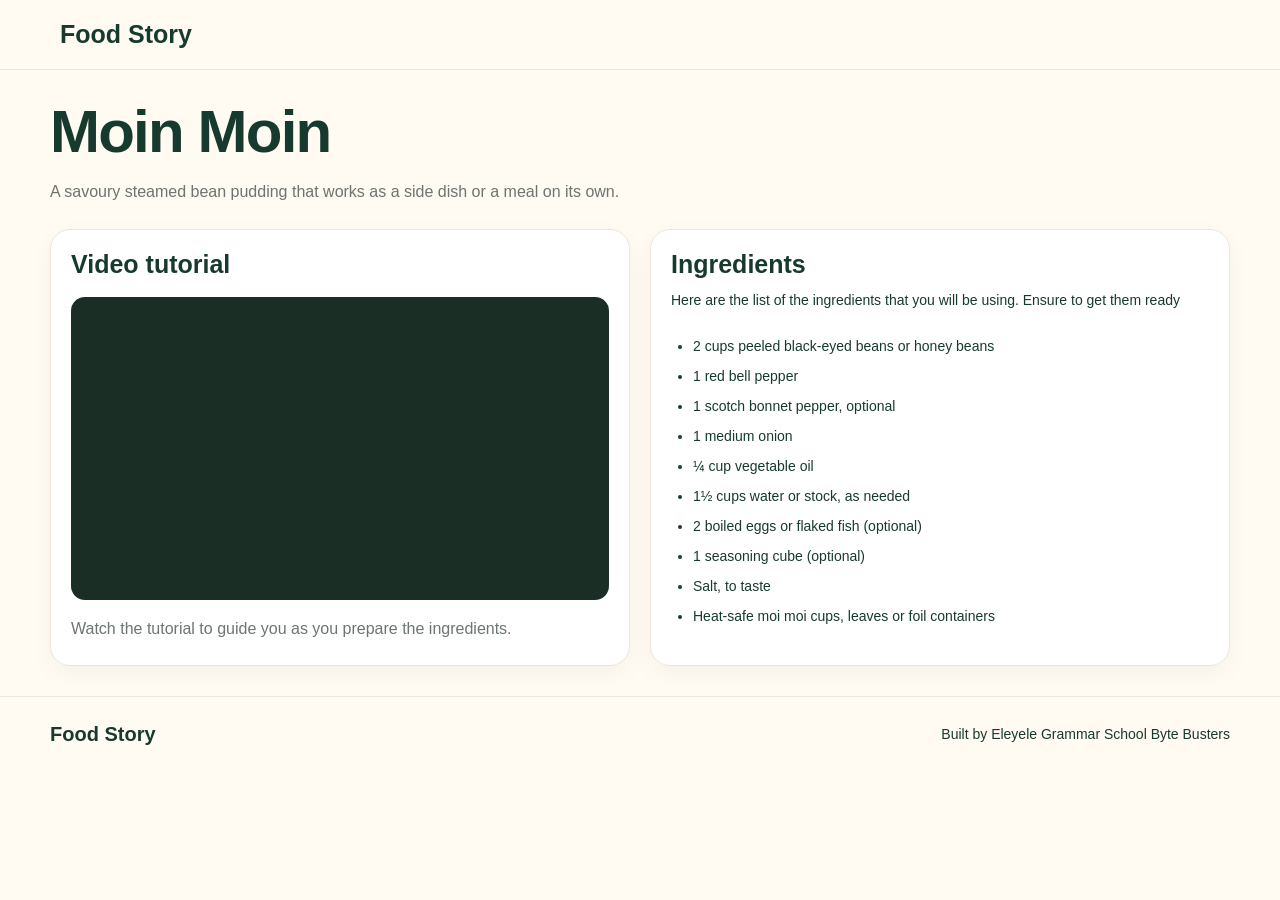
<file: moi-moi.html>
<!doctype html>
<html lang="en">
  <head>
    <meta charset="UTF-8" />
    <meta name="viewport" content="width=device-width, initial-scale=1.0" />
    <link rel="stylesheet" href="responsive.css" />
    <meta name="description" />
    <title>Moin Moin</title>
  </head>
  <body
    style="
      margin: 0;
      background: #fffaf2;
      font-family: Arial, Helvetica, sans-serif;
      color: #173a2f;
    "
  >
    <header
      style="
        display: flex;
        align-items: center;
        justify-content: space-between;
        gap: 18px;
        padding: 20px 50px;
        background: #fffaf2;
        border-bottom: 1px solid #eee5d8;
      "
    >
      <a
        href="index.html"
        style="
          font-size: 25px;
          font-weight: bold;
          color: #173a2f;
          text-decoration: none;
          white-space: nowrap;
        "
      >
        Food Story</a
      >
    </header>
    <main style="margin: 0 auto; padding: 30px 50px">
      <div
        style="
          display: flex;
          align-items: flex-start;
          justify-content: space-between;
          gap: 20px;
          flex-wrap: wrap;
          margin-bottom: 24px;
        "
      >
        <div style="max-width: 740px">
          <h1
            style="
              line-height: 1.05;
              letter-spacing: -1.8px;
              margin: 0;
              color: #173a2f;
            "
          >
            Moin Moin
          </h1>
          <p
            style="
              font-size: 16px;
              line-height: 1.7;
              color: #6c756f;
              max-width: 680px;
              margin: 15px 0 0;
            "
          >
            A savoury steamed bean pudding that works as a side dish or a meal
            on its own.
          </p>
        </div>
      </div>
      <div
        style="display: grid; grid-template-columns: repeat(2, 1fr); gap: 20px"
      >
        <section
          style="
            padding: 20px;
            background: white;
            border: 1px solid #eee5d8;
            box-shadow: 0 8px 26px rgba(29, 48, 36, 0.04);
            min-width: 0;
          "
        >
          <div
            style="
              display: flex;
              align-items: center;
              justify-content: space-between;
              gap: 10px;
              margin-bottom: 18px;
            "
          >
            <div>
              <h2 style="font-size: 25px; margin: 0">Video tutorial</h2>
            </div>
          </div>
          <div
            style="
              aspect-ratio: 16/9;
              width: 100%;
              overflow: hidden;
              border-radius: 14px;
              background: #1b2e25;
            "
          >
            <iframe
              src="https://www.youtube.com/embed/4Qa9o9IgLdQ?rel=0"
              title="YouTube tutorial for Moi Moi"
              loading="lazy"
              allow="
                accelerometer;
                autoplay;
                clipboard-write;
                encrypted-media;
                gyroscope;
                picture-in-picture;
                web-share;
              "
              referrerpolicy="strict-origin-when-cross-origin"
              allowfullscreen
              style="width: 100%; height: 100%; border: 0; display: block"
            ></iframe>
          </div>
          <p
            style="
              font-size: 16px;
              color: #6c756f;
              line-height: 1.6;
              margin: 16px 0 0;
            "
          >
            Watch the tutorial to guide you as you prepare the ingredients.
          </p>
        </section>
        <section
          style="
            padding: 20px;
            background: white;
            border: 1px solid #eee5d8;
            box-shadow: 0 8px 26px rgba(29, 48, 36, 0.04);
          "
        >
          <div
            style="
              display: flex;
              align-items: center;
              justify-content: space-between;
              gap: 12px;
              margin-bottom: 8px;
            "
          >
            <div>
              <h2 style="font-size: 25px; margin: 0">Ingredients</h2>
            </div>
          </div>
          <p style="font-size: 14px; line-height: 1.6; margin: 10px 0 19px">
            Here are the list of the ingredients that you will be using. Ensure
            to get them ready
          </p>
          <ul style="font-size: 14px; line-height: 30px">
            <li>2 cups peeled black-eyed beans or honey beans</li>
            <li>1 red bell pepper</li>
            <li>1 scotch bonnet pepper, optional</li>
            <li>1 medium onion</li>
            <li>¼ cup vegetable oil</li>
            <li>1½ cups water or stock, as needed</li>
            <li>2 boiled eggs or flaked fish (optional)</li>
            <li>1 seasoning cube (optional)</li>
            <li>Salt, to taste</li>
            <li>Heat-safe moi moi cups, leaves or foil containers</li>
          </ul>
        </section>
      </div>
    </main>
    <footer
      style="
        padding: 50px;
        border-top: 1px solid #eee5d8;
        display: flex;
        justify-content: space-between;
        font-size: 14px;
      "
    >
      <a
        href="index.html"
        style="
          color: #173a2f;
          font-weight: bold;
          font-size: 20px;
          text-decoration: none;
        "
      >
        Food Story</a
      ><span>Built by Eleyele Grammar School Byte Busters</span>
    </footer>
  </body>
</html>
</file>
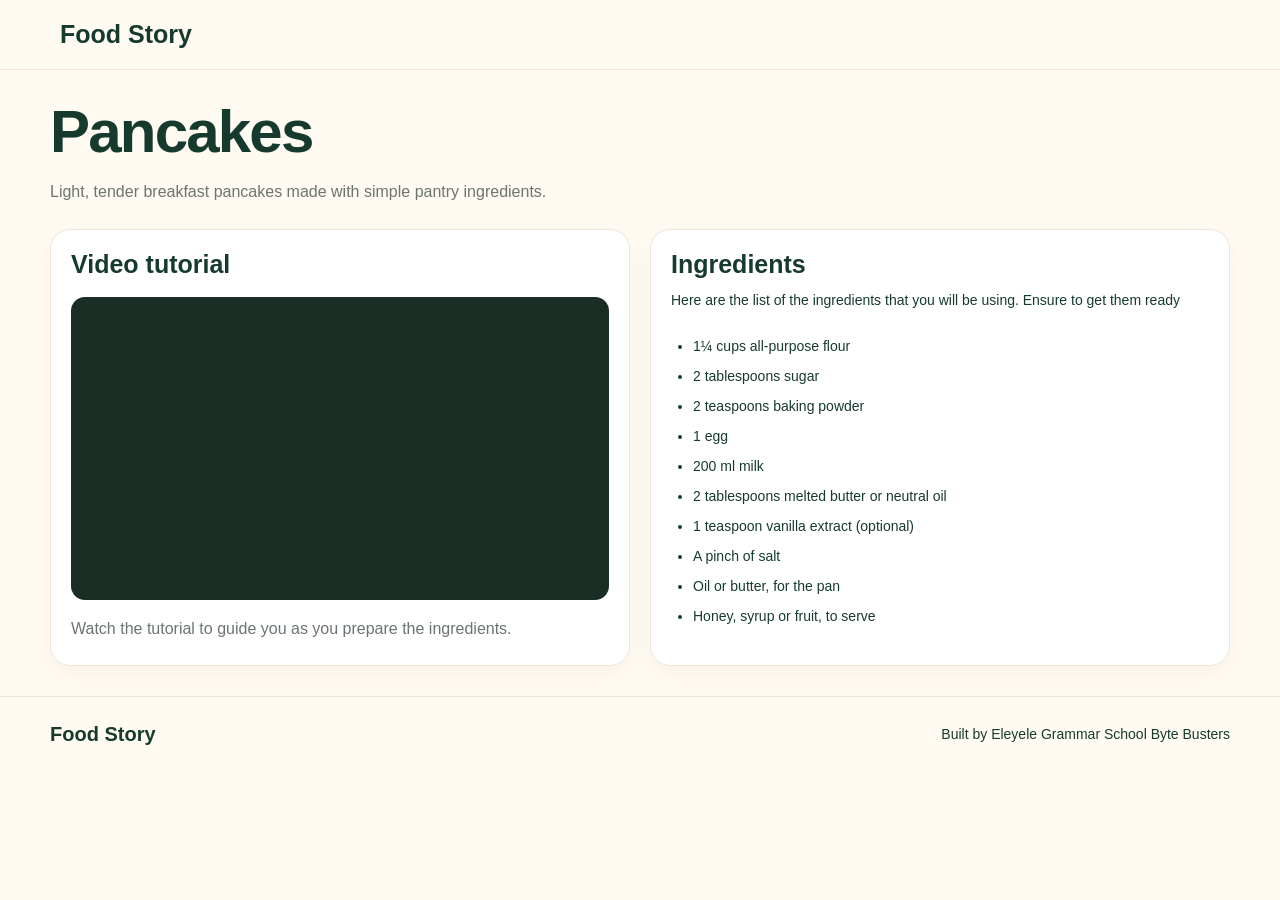
<file: pancakes.html>
<!doctype html>
<html lang="en">
  <head>
    <meta charset="UTF-8" />
    <meta name="viewport" content="width=device-width, initial-scale=1.0" />
    <link rel="stylesheet" href="responsive.css" />
    <meta name="description" />
    <title>Pancakes</title>
  </head>
  <body
    style="
      margin: 0;
      background: #fffaf2;
      font-family: Arial, Helvetica, sans-serif;
      color: #173a2f;
    "
  >
    <header
      style="
        display: flex;
        align-items: center;
        justify-content: space-between;
        gap: 18px;
        padding: 20px 50px;
        background: #fffaf2;
        border-bottom: 1px solid #eee5d8;
      "
    >
      <a
        href="index.html"
        style="
          font-size: 25px;
          font-weight: bold;
          color: #173a2f;
          text-decoration: none;
          white-space: nowrap;
        "
      >
        Food Story</a
      >
    </header>
    <main style="margin: 0 auto; padding: 30px 50px">
      <div
        style="
          display: flex;
          align-items: flex-start;
          justify-content: space-between;
          gap: 20px;
          flex-wrap: wrap;
          margin-bottom: 24px;
        "
      >
        <div style="max-width: 740px">
          <h1
            style="
              line-height: 1.05;
              letter-spacing: -1.8px;
              margin: 0;
              color: #173a2f;
            "
          >
            Pancakes
          </h1>
          <p
            style="
              font-size: 16px;
              line-height: 1.7;
              color: #6c756f;
              max-width: 680px;
              margin: 15px 0 0;
            "
          >
            Light, tender breakfast pancakes made with simple pantry
            ingredients.
          </p>
        </div>
      </div>
      <div
        style="display: grid; grid-template-columns: repeat(2, 1fr); gap: 20px"
      >
        <section
          style="
            padding: 20px;
            background: white;
            border: 1px solid #eee5d8;
            box-shadow: 0 8px 26px rgba(29, 48, 36, 0.04);
            min-width: 0;
          "
        >
          <div
            style="
              display: flex;
              align-items: center;
              justify-content: space-between;
              gap: 10px;
              margin-bottom: 18px;
            "
          >
            <div>
              <h2 style="font-size: 25px; margin: 0">Video tutorial</h2>
            </div>
          </div>
          <div
            style="
              aspect-ratio: 16/9;
              width: 100%;
              overflow: hidden;
              border-radius: 14px;
              background: #1b2e25;
            "
          >
            <iframe
              src="https://www.youtube.com/embed/y2AYFpYn8ws?rel=0"
              title="YouTube tutorial for Fluffy Pancakes"
              loading="lazy"
              allow="
                accelerometer;
                autoplay;
                clipboard-write;
                encrypted-media;
                gyroscope;
                picture-in-picture;
                web-share;
              "
              referrerpolicy="strict-origin-when-cross-origin"
              allowfullscreen
              style="width: 100%; height: 100%; border: 0; display: block"
            ></iframe>
          </div>
          <p
            style="
              font-size: 16px;
              color: #6c756f;
              line-height: 1.6;
              margin: 16px 0 0;
            "
          >
            Watch the tutorial to guide you as you prepare the ingredients.
          </p>
        </section>
        <section
          style="
            padding: 20px;
            background: white;
            border: 1px solid #eee5d8;
            box-shadow: 0 8px 26px rgba(29, 48, 36, 0.04);
          "
        >
          <div
            style="
              display: flex;
              align-items: center;
              justify-content: space-between;
              gap: 12px;
              margin-bottom: 8px;
            "
          >
            <div>
              <h2 style="font-size: 25px; margin: 0">Ingredients</h2>
            </div>
          </div>
          <p style="font-size: 14px; line-height: 1.6; margin: 10px 0 19px">
            Here are the list of the ingredients that you will be using. Ensure
            to get them ready
          </p>
          <ul style="font-size: 14px; line-height: 30px">
            <li>1¼ cups all-purpose flour</li>
            <li>2 tablespoons sugar</li>
            <li>2 teaspoons baking powder</li>
            <li>1 egg</li>
            <li>200 ml milk</li>
            <li>2 tablespoons melted butter or neutral oil</li>
            <li>1 teaspoon vanilla extract (optional)</li>
            <li>A pinch of salt</li>
            <li>Oil or butter, for the pan</li>
            <li>Honey, syrup or fruit, to serve</li>
          </ul>
        </section>
      </div>
    </main>
    <footer
      style="
        padding: 50px;
        border-top: 1px solid #eee5d8;
        display: flex;
        justify-content: space-between;
        font-size: 14px;
      "
    >
      <a
        href="index.html"
        style="
          color: #173a2f;
          font-weight: bold;
          font-size: 20px;
          text-decoration: none;
        "
      >
        Food Story</a
      ><span>Built by Eleyele Grammar School Byte Busters</span>
    </footer>
  </body>
</html>
</file>
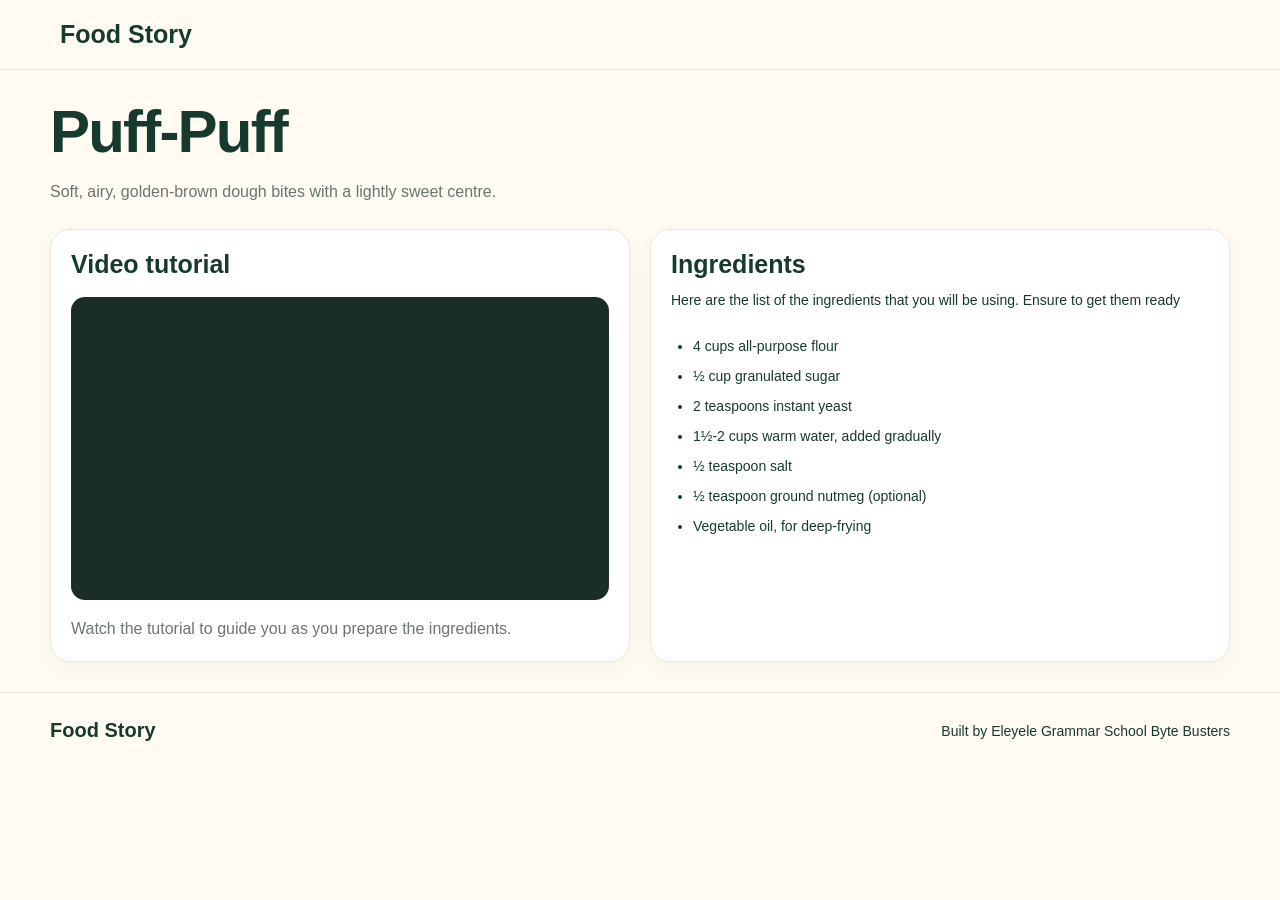
<file: puff-puff.html>
<!doctype html>
<html lang="en">
  <head>
    <meta charset="UTF-8" />
    <meta name="viewport" content="width=device-width, initial-scale=1.0" />
    <link rel="stylesheet" href="responsive.css" />
    <meta name="description" />
    <title>Puff-Puff</title>
  </head>
  <body
    style="
      margin: 0;
      background: #fffaf2;
      font-family: Arial, Helvetica, sans-serif;
      color: #173a2f;
    "
  >
    <header
      style="
        display: flex;
        align-items: center;
        justify-content: space-between;
        gap: 18px;
        padding: 20px 50px;
        background: #fffaf2;
        border-bottom: 1px solid #eee5d8;
      "
    >
      <a
        href="index.html"
        style="
          font-size: 25px;
          font-weight: bold;
          color: #173a2f;
          text-decoration: none;
          white-space: nowrap;
        "
      >
        Food Story</a
      >
    </header>
    <main style="margin: 0 auto; padding: 30px 50px">
      <div
        style="
          display: flex;
          align-items: flex-start;
          justify-content: space-between;
          gap: 20px;
          flex-wrap: wrap;
          margin-bottom: 24px;
        "
      >
        <div style="max-width: 740px">
          <h1
            style="
              line-height: 1.05;
              letter-spacing: -1.8px;
              margin: 0;
              color: #173a2f;
            "
          >
            Puff-Puff
          </h1>
          <p
            style="
              font-size: 16px;
              line-height: 1.7;
              color: #6c756f;
              max-width: 680px;
              margin: 15px 0 0;
            "
          >
            Soft, airy, golden-brown dough bites with a lightly sweet centre.
          </p>
        </div>
      </div>
      <div
        style="display: grid; grid-template-columns: repeat(2, 1fr); gap: 20px"
      >
        <section
          style="
            padding: 20px;
            background: white;
            border: 1px solid #eee5d8;
            box-shadow: 0 8px 26px rgba(29, 48, 36, 0.04);
            min-width: 0;
          "
        >
          <div
            style="
              display: flex;
              align-items: center;
              justify-content: space-between;
              gap: 10px;
              margin-bottom: 18px;
            "
          >
            <div>
              <h2 style="font-size: 25px; margin: 0">Video tutorial</h2>
            </div>
          </div>
          <div
            style="
              aspect-ratio: 16/9;
              width: 100%;
              overflow: hidden;
              border-radius: 14px;
              background: #1b2e25;
            "
          >
            <iframe
              src="https://www.youtube.com/embed/QMDaxjc11xc?rel=0"
              title="YouTube tutorial for Nigerian Puff-Puff"
              loading="lazy"
              allow="
                accelerometer;
                autoplay;
                clipboard-write;
                encrypted-media;
                gyroscope;
                picture-in-picture;
                web-share;
              "
              referrerpolicy="strict-origin-when-cross-origin"
              allowfullscreen
              style="width: 100%; height: 100%; border: 0; display: block"
            ></iframe>
          </div>
          <p
            style="
              font-size: 16px;
              color: #6c756f;
              line-height: 1.6;
              margin: 16px 0 0;
            "
          >
            Watch the tutorial to guide you as you prepare the ingredients.
          </p>
        </section>
        <section
          style="
            padding: 20px;
            background: white;
            border: 1px solid #eee5d8;
            box-shadow: 0 8px 26px rgba(29, 48, 36, 0.04);
          "
        >
          <div
            style="
              display: flex;
              align-items: center;
              justify-content: space-between;
              gap: 12px;
              margin-bottom: 8px;
            "
          >
            <div>
              <h2 style="font-size: 25px; margin: 0">Ingredients</h2>
            </div>
          </div>
          <p style="font-size: 14px; line-height: 1.6; margin: 10px 0 19px">
            Here are the list of the ingredients that you will be using. Ensure
            to get them ready
          </p>
          <ul style="font-size: 14px; line-height: 30px">
            <li>4 cups all-purpose flour</li>
            <li>½ cup granulated sugar</li>
            <li>2 teaspoons instant yeast</li>
            <li>1½-2 cups warm water, added gradually</li>
            <li>½ teaspoon salt</li>
            <li>½ teaspoon ground nutmeg (optional)</li>
            <li>Vegetable oil, for deep-frying</li>
          </ul>
        </section>
      </div>
    </main>
    <footer
      style="
        padding: 50px;
        border-top: 1px solid #eee5d8;
        display: flex;
        justify-content: space-between;
        font-size: 14px;
      "
    >
      <a
        href="index.html"
        style="
          color: #173a2f;
          font-weight: bold;
          font-size: 20px;
          text-decoration: none;
        "
      >
        Food Story</a
      ><span>Built by Eleyele Grammar School Byte Busters</span>
    </footer>
  </body>
</html>
</file>
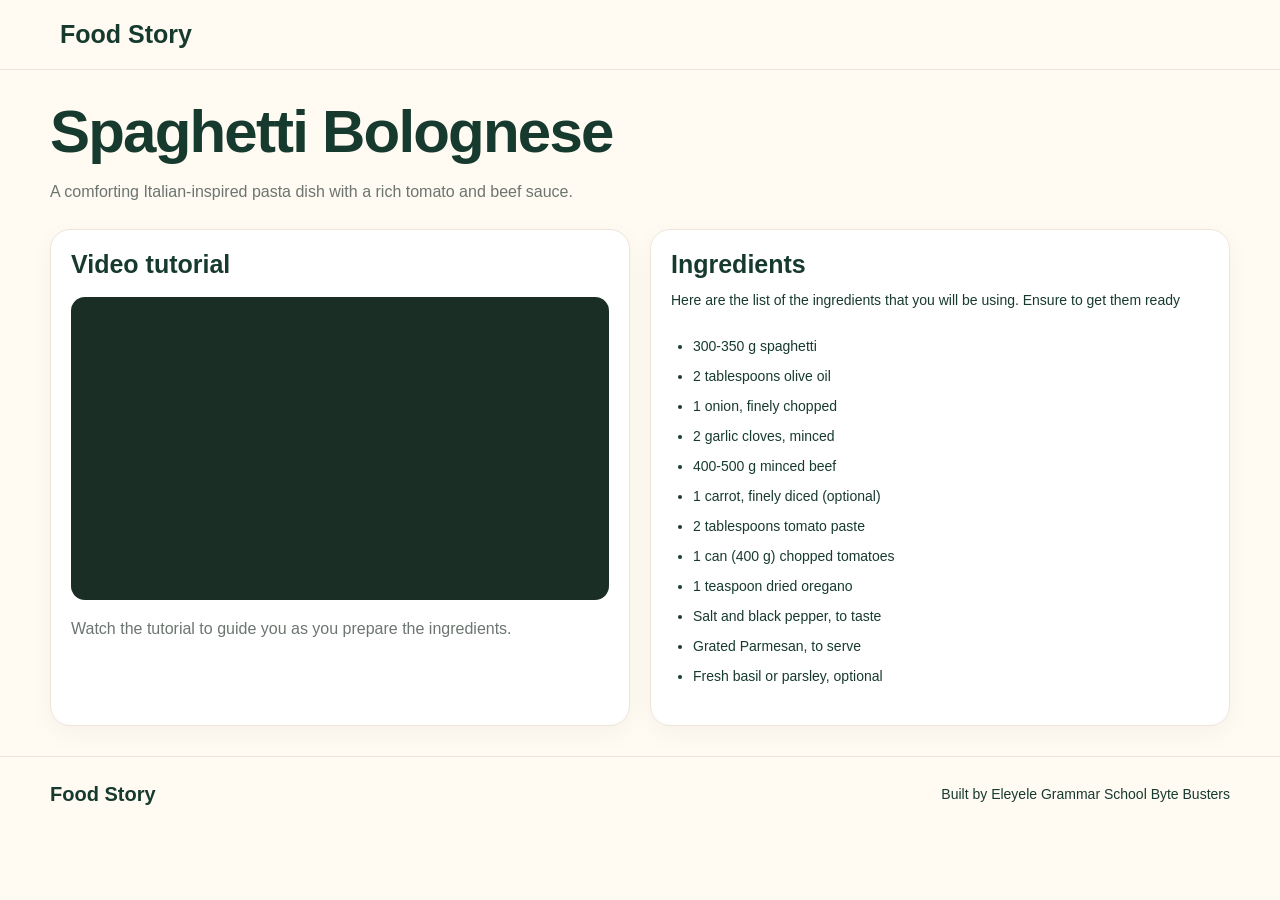
<file: spaghetti.html>
<!doctype html>
<html lang="en">
  <head>
    <meta charset="UTF-8" />
    <meta name="viewport" content="width=device-width, initial-scale=1.0" />
    <link rel="stylesheet" href="responsive.css" />
    <meta name="description" />
    <title>Spaghetti Bolognese</title>
  </head>
  <body
    style="
      margin: 0;
      background: #fffaf2;
      font-family: Arial, Helvetica, sans-serif;
      color: #173a2f;
    "
  >
    <header
      style="
        display: flex;
        align-items: center;
        justify-content: space-between;
        gap: 18px;
        padding: 20px 50px;
        background: #fffaf2;
        border-bottom: 1px solid #eee5d8;
      "
    >
      <a
        href="index.html"
        style="
          font-size: 25px;
          font-weight: bold;
          color: #173a2f;
          text-decoration: none;
          white-space: nowrap;
        "
      >
        Food Story</a
      >
    </header>
    <main style="margin: 0 auto; padding: 30px 50px">
      <div
        style="
          display: flex;
          align-items: flex-start;
          justify-content: space-between;
          gap: 20px;
          flex-wrap: wrap;
          margin-bottom: 24px;
        "
      >
        <div style="max-width: 740px">
          <h1
            style="
              line-height: 1.05;
              letter-spacing: -1.8px;
              margin: 0;
              color: #173a2f;
            "
          >
            Spaghetti Bolognese
          </h1>
          <p
            style="
              font-size: 16px;
              line-height: 1.7;
              color: #6c756f;
              max-width: 680px;
              margin: 15px 0 0;
            "
          >
            A comforting Italian-inspired pasta dish with a rich tomato and beef
            sauce.
          </p>
        </div>
      </div>
      <div
        style="display: grid; grid-template-columns: repeat(2, 1fr); gap: 20px"
      >
        <section
          style="
            padding: 20px;
            background: white;
            border: 1px solid #eee5d8;
            box-shadow: 0 8px 26px rgba(29, 48, 36, 0.04);
            min-width: 0;
          "
        >
          <div
            style="
              display: flex;
              align-items: center;
              justify-content: space-between;
              gap: 10px;
              margin-bottom: 18px;
            "
          >
            <div>
              <h2 style="font-size: 25px; margin: 0">Video tutorial</h2>
            </div>
          </div>
          <div
            style="
              aspect-ratio: 16/9;
              width: 100%;
              overflow: hidden;
              border-radius: 14px;
              background: #1b2e25;
            "
          >
            <iframe
              src="https://www.youtube.com/embed/I47pr0bCijk?rel=0"
              title="YouTube tutorial for Spaghetti Bolognese"
              loading="lazy"
              allow="
                accelerometer;
                autoplay;
                clipboard-write;
                encrypted-media;
                gyroscope;
                picture-in-picture;
                web-share;
              "
              referrerpolicy="strict-origin-when-cross-origin"
              allowfullscreen
              style="width: 100%; height: 100%; border: 0; display: block"
            ></iframe>
          </div>
          <p
            style="
              font-size: 16px;
              color: #6c756f;
              line-height: 1.6;
              margin: 16px 0 0;
            "
          >
            Watch the tutorial to guide you as you prepare the ingredients.
          </p>
        </section>
        <section
          style="
            padding: 20px;
            background: white;
            border: 1px solid #eee5d8;
            box-shadow: 0 8px 26px rgba(29, 48, 36, 0.04);
          "
        >
          <div
            style="
              display: flex;
              align-items: center;
              justify-content: space-between;
              gap: 12px;
              margin-bottom: 8px;
            "
          >
            <div>
              <h2 style="font-size: 25px; margin: 0">Ingredients</h2>
            </div>
          </div>
          <p style="font-size: 14px; line-height: 1.6; margin: 10px 0 19px">
            Here are the list of the ingredients that you will be using. Ensure
            to get them ready
          </p>
          <ul style="font-size: 14px; line-height: 30px">
            <li>300-350 g spaghetti</li>
            <li>2 tablespoons olive oil</li>
            <li>1 onion, finely chopped</li>
            <li>2 garlic cloves, minced</li>
            <li>400-500 g minced beef</li>
            <li>1 carrot, finely diced (optional)</li>
            <li>2 tablespoons tomato paste</li>
            <li>1 can (400 g) chopped tomatoes</li>
            <li>1 teaspoon dried oregano</li>
            <li>Salt and black pepper, to taste</li>
            <li>Grated Parmesan, to serve</li>
            <li>Fresh basil or parsley, optional</li>
          </ul>
        </section>
      </div>
    </main>
    <footer
      style="
        padding: 50px;
        border-top: 1px solid #eee5d8;
        display: flex;
        justify-content: space-between;
        font-size: 14px;
      "
    >
      <a
        href="index.html"
        style="
          color: #173a2f;
          font-weight: bold;
          font-size: 20px;
          text-decoration: none;
        "
      >
        Food Story</a
      ><span>Built by Eleyele Grammar School Byte Busters</span>
    </footer>
  </body>
</html>
</file>
<file: responsive.css>
*,
*::before,
*::after {
  box-sizing: border-box;
}

html {
  scroll-behavior: smooth;
}

body {
  min-width: 0;
}

img,
iframe {
  max-width: 100%;
}

header {
  padding: 20px clamp(16px, 5vw, 60px) !important;
}

main {
  width: 100%;
  max-width: 1440px;
}

main > div:first-child > div:first-child {
  width: 100%;
}

main > div:first-child h1 {
  font-size: clamp(2rem, 5vw, 3.75rem);
  overflow-wrap: anywhere;
}

main > div:nth-of-type(2) {
  grid-template-columns: repeat(2, minmax(0, 1fr)) !important;
}

main > div:nth-of-type(2) > section {
  min-width: 0;
  border-radius: 20px;
}

main > div:nth-of-type(2) ul {
  padding-left: 22px;
}

main > section:first-child > div {
  background-position: center;
  background-repeat: no-repeat;
  background-size: cover;
}

main > section:first-child > div > div {
  width: 100%;
}

main > section:first-child h1 {
  font-size: clamp(2.5rem, 7vw, 5rem) !important;
  line-height: 1.05;
  overflow-wrap: anywhere;
}

#nigerian,
#international {
  padding: clamp(28px, 5vw, 58px) !important;
}

#nigerian > div:last-child,
#international > div:last-child {
  grid-template-columns: repeat(3, minmax(0, 1fr)) !important;
}

#nigerian > div:last-child > a,
#international > div:last-child > a {
  min-width: 0;
  overflow: hidden;
  border-radius: 20px;
}

#nigerian > div:last-child > a > div:first-child,
#international > div:last-child > a > div:first-child {
  height: clamp(160px, 18vw, 220px) !important;
  overflow: hidden;
}

#nigerian h2,
#international h2 {
  font-size: clamp(1.75rem, 4vw, 2.5rem) !important;
}

#nigerian h3,
#international h3 {
  font-size: clamp(1.1rem, 2vw, 1.3rem) !important;
}

footer {
  flex-wrap: wrap;
  align-items: center;
  gap: 12px 24px;
  padding: 26px clamp(16px, 5vw, 50px) !important;
}

footer > span {
  max-width: 100%;
  text-align: right;
}

@media (max-width: 900px) {
  main {
    padding-right: 28px !important;
    padding-left: 28px !important;
  }

  main > section:first-child > div > div {
    padding: 72px 36px !important;
  }

  #nigerian > div:last-child,
  #international > div:last-child {
    grid-template-columns: repeat(2, minmax(0, 1fr)) !important;
  }
}

@media (max-width: 640px) {
  header {
    padding-top: 16px !important;
    padding-bottom: 16px !important;
  }

  main {
    padding: 24px 16px !important;
  }

  main > div:first-child {
    margin-bottom: 20px !important;
  }

  main > div:nth-of-type(2) {
    grid-template-columns: minmax(0, 1fr) !important;
    gap: 16px !important;
  }

  main > div:nth-of-type(2) > section {
    padding: 18px !important;
  }

  main > div:nth-of-type(2) h2 {
    font-size: 1.35rem !important;
  }

  main > section:first-child > div {
    min-height: 360px !important;
  }

  main > section:first-child > div > div {
    padding: 56px 20px !important;
  }

  main > section:first-child h1 {
    font-size: clamp(2.35rem, 11vw, 3.5rem) !important;
  }

  main > section:first-child p {
    font-size: 1rem !important;
  }

  #nigerian,
  #international {
    padding: 32px 16px !important;
  }

  #nigerian > div:first-child,
  #international > div:first-child {
    margin-bottom: 20px !important;
  }

  #nigerian > div:last-child,
  #international > div:last-child {
    grid-template-columns: minmax(0, 1fr) !important;
    gap: 16px !important;
  }

  #nigerian > div:last-child > a > div:first-child,
  #international > div:last-child > a > div:first-child {
    height: clamp(185px, 58vw, 250px) !important;
  }

  footer {
    justify-content: flex-start !important;
  }

  footer > span {
    text-align: left;
  }
}
</file>
